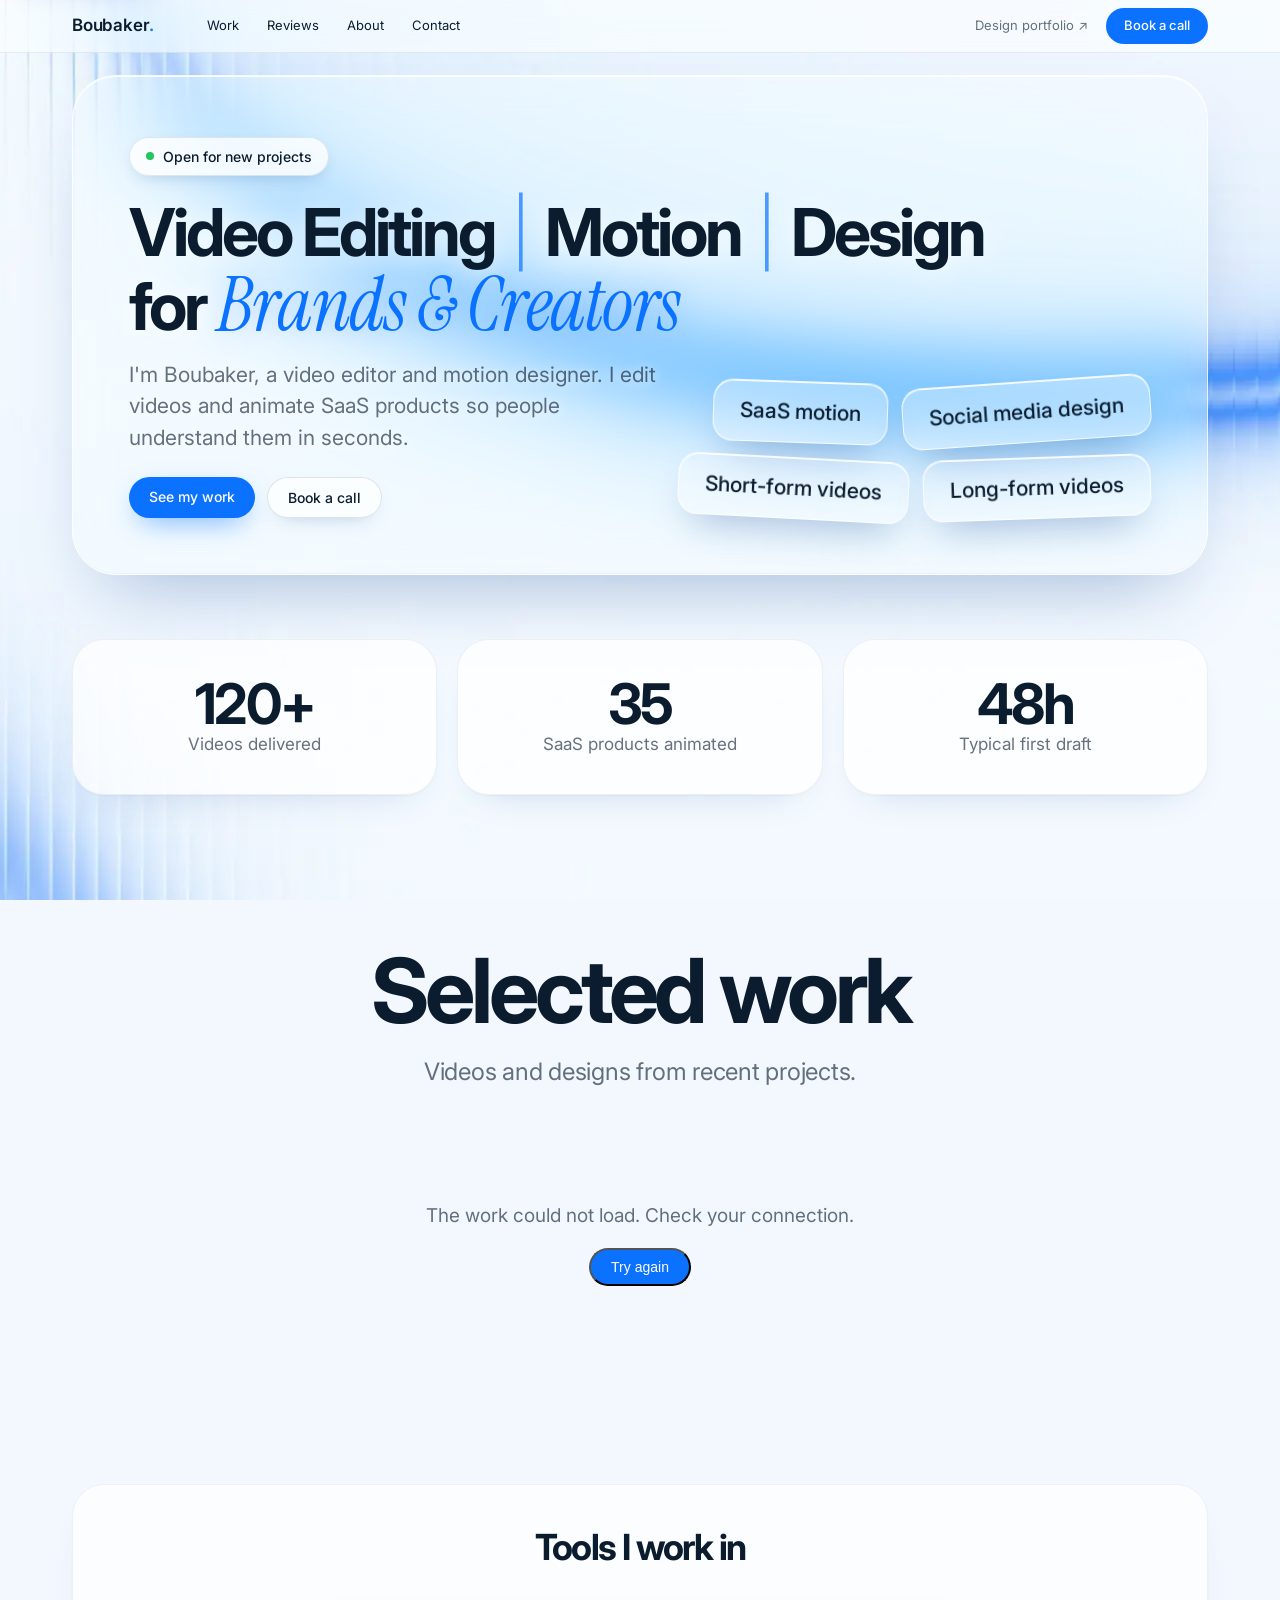
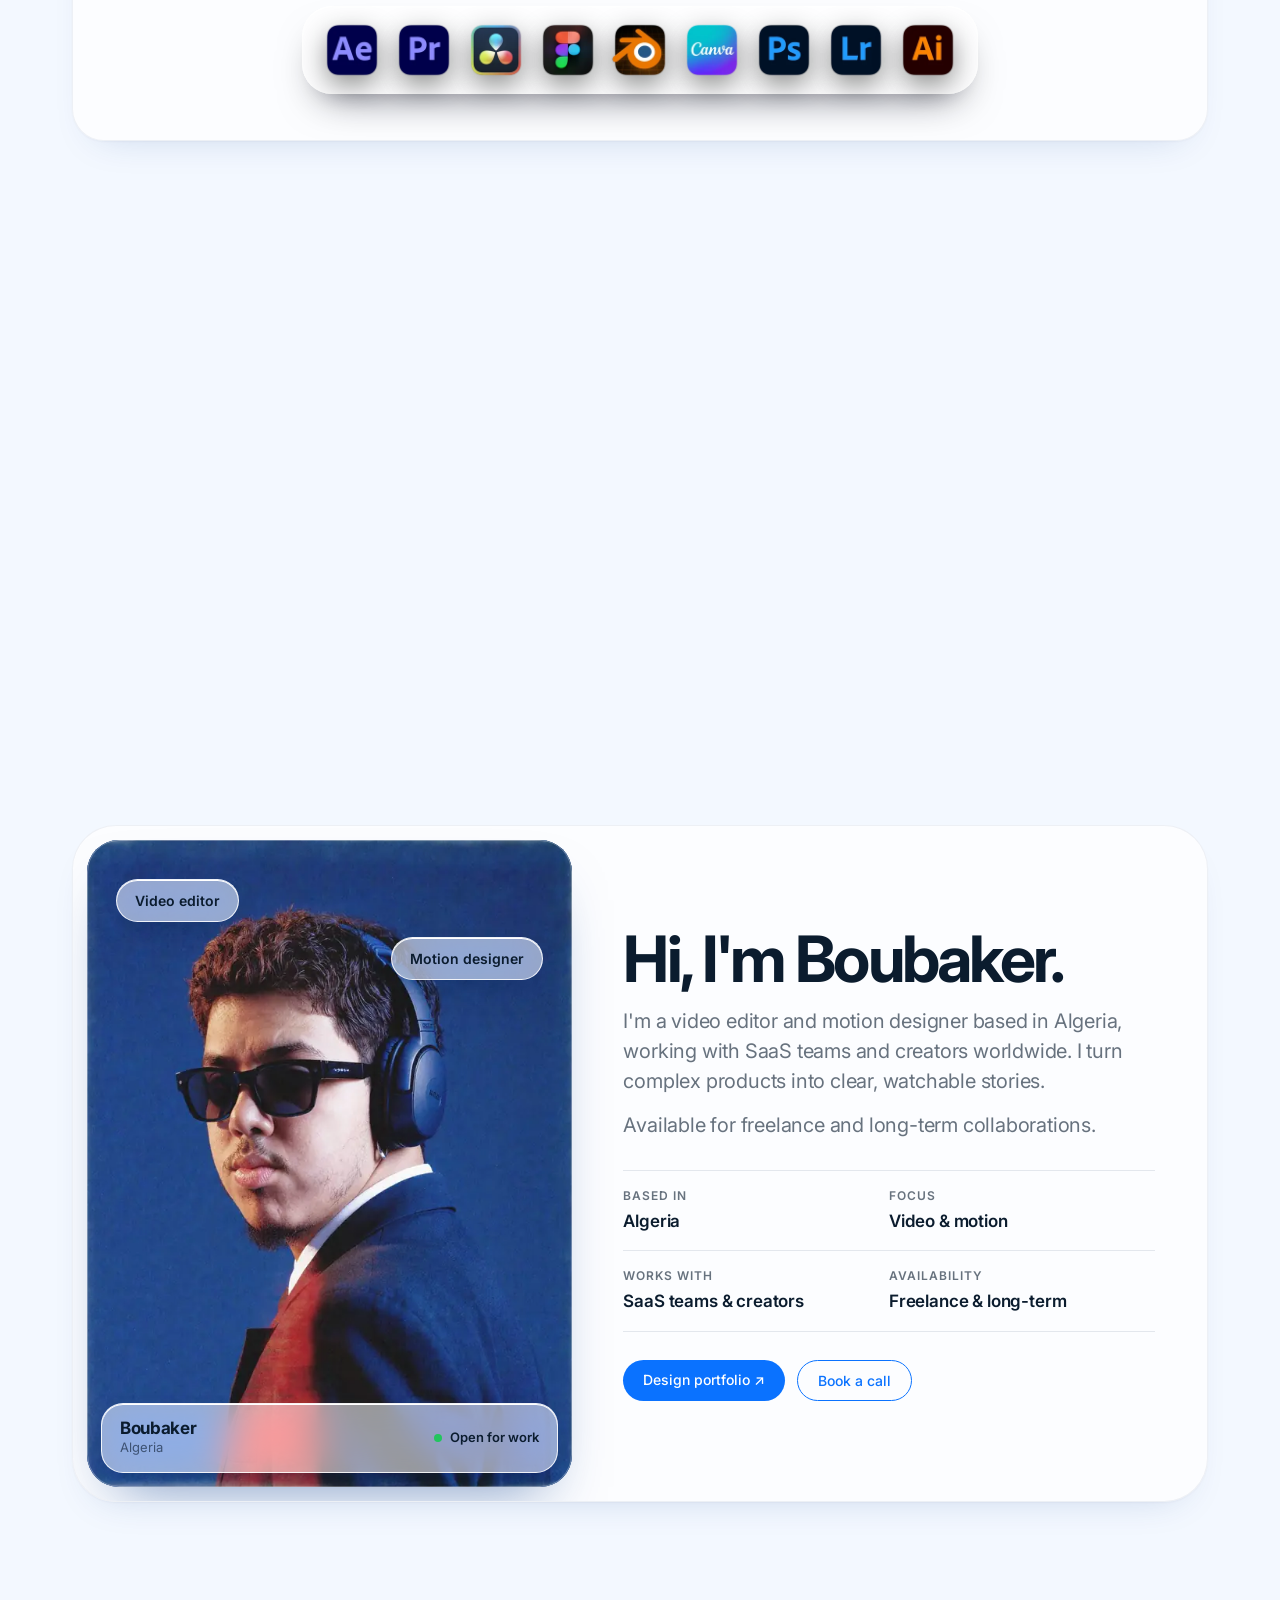
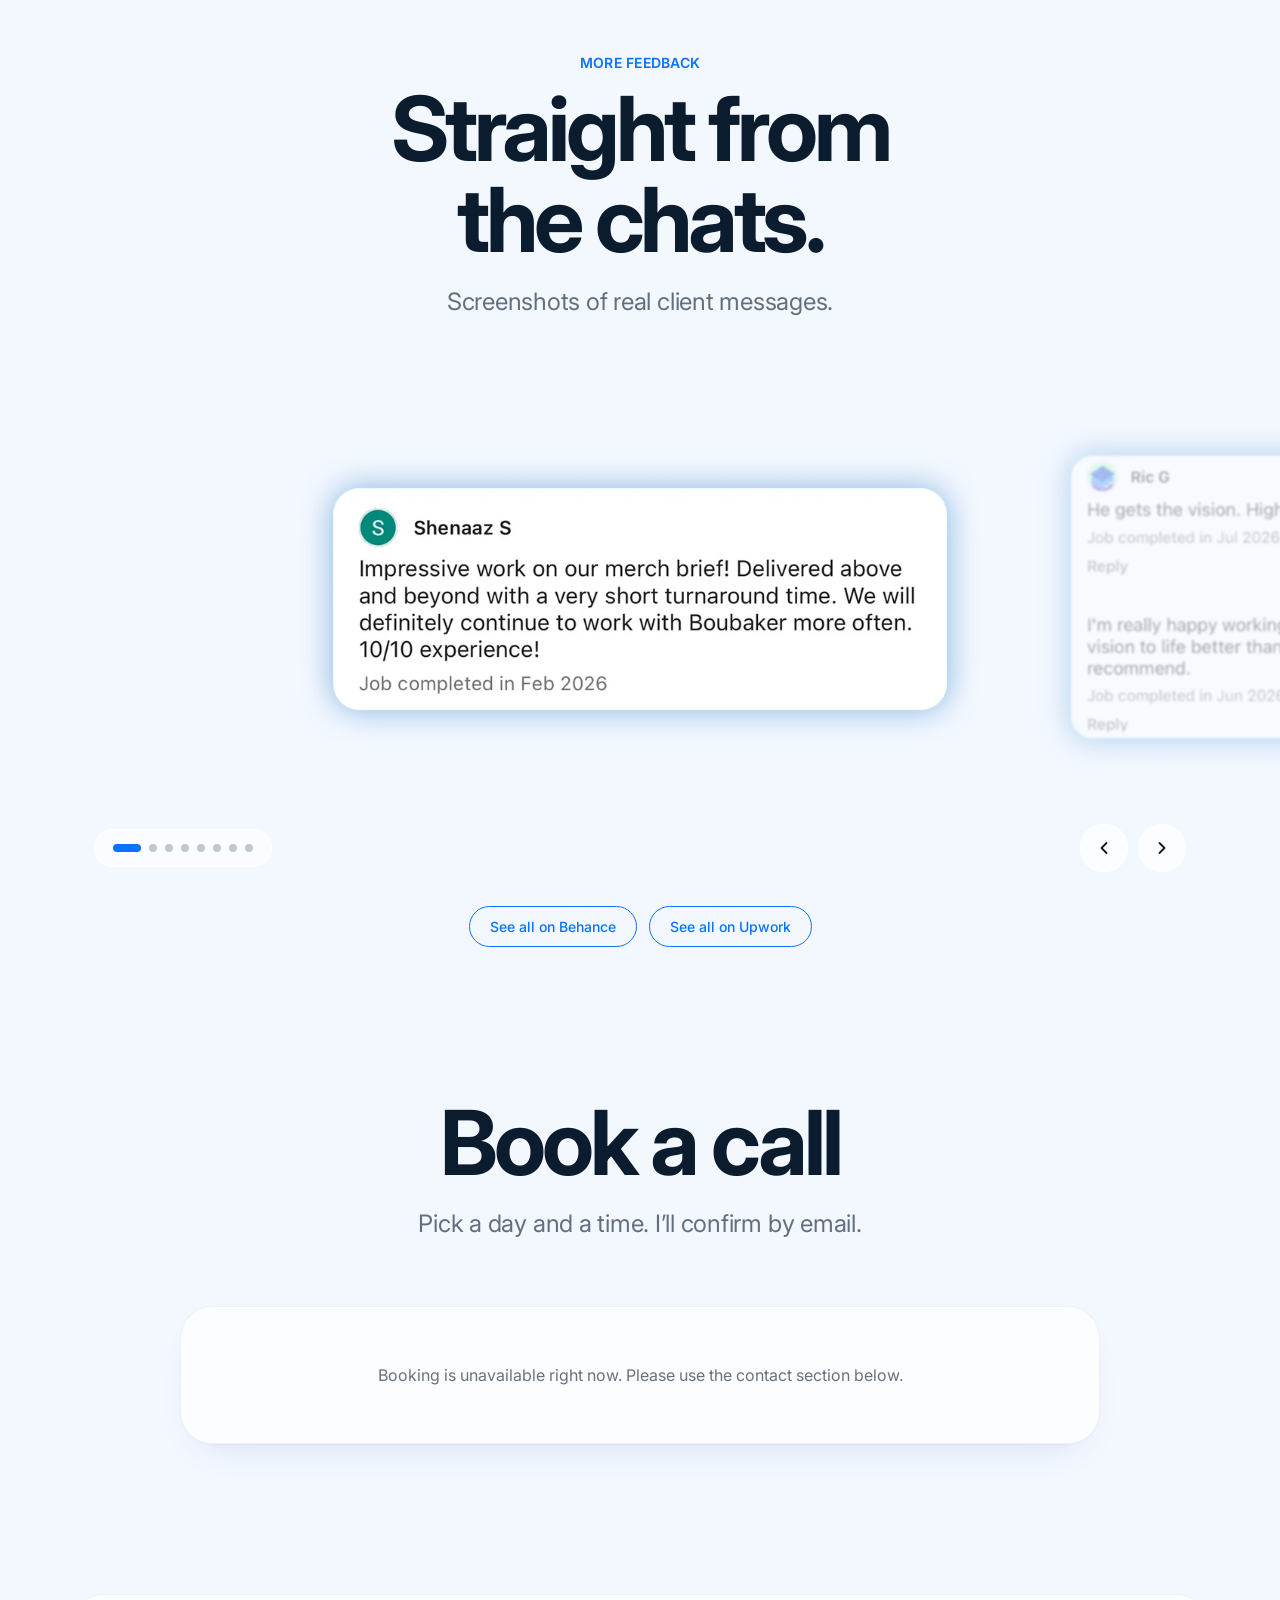
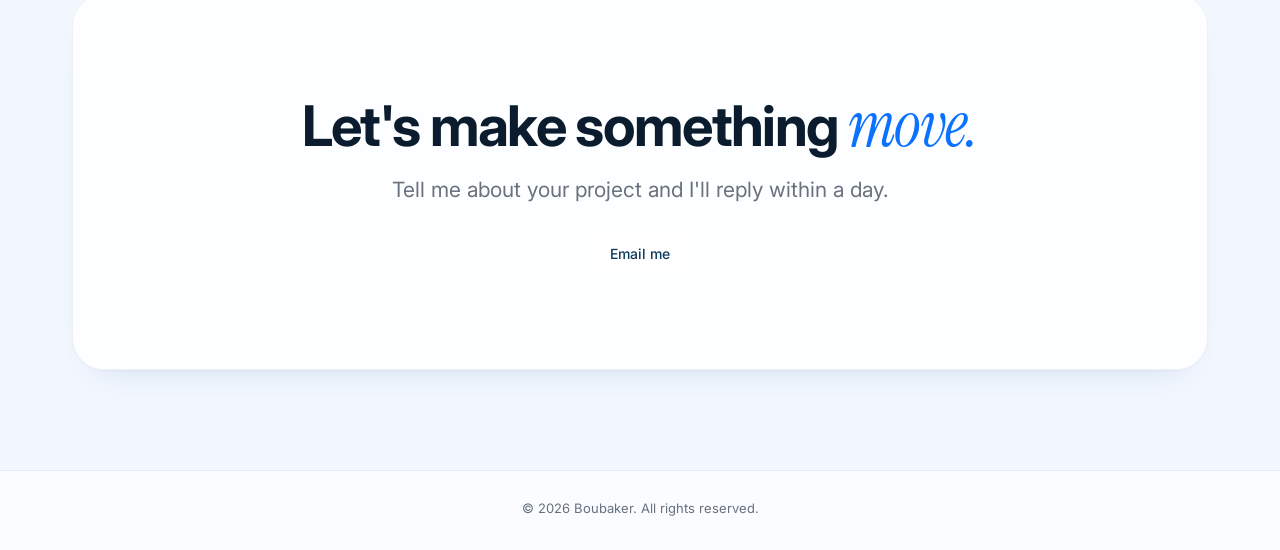
<file: index.html>
<!DOCTYPE html>
<html lang="en">
<head>
<meta charset="utf-8">
<meta name="theme-color" content="#f3f8ff">
<meta name="viewport" content="width=device-width, initial-scale=1">
<title>Boubaker | Video Editor &amp; Motion Designer for SaaS</title>
<meta name="description" content="Video editor and motion designer for SaaS teams and creators. Product launch films, YouTube videos, shorts and reels, first draft in 48 hours. Book a call.">
<meta name="robots" content="index,follow,max-image-preview:large">
<link rel="canonical" href="https://www.boubakerfolio.site/">
<meta property="og:site_name" content="Boubaker">
<meta property="og:locale" content="en_US">
<meta property="og:title" content="Boubaker | Video Editor &amp; Motion Designer for SaaS">
<meta property="og:description" content="Video editor and motion designer for SaaS teams and creators. Product launch films, YouTube videos, shorts and reels, first draft in 48 hours. Book a call.">
<meta property="og:image" content="https://raw.githubusercontent.com/islambbkr213-collab/boubakerxs/main/thumbnail-1600.jpg?v=3">
<meta property="og:image:width" content="1600">
<meta property="og:image:height" content="837">
<meta property="og:image:alt" content="Boubaker: video editing, motion and design for brands and creators">
<meta property="og:url" content="https://www.boubakerfolio.site/">
<meta property="og:type" content="website">
<meta name="twitter:card" content="summary_large_image">
<meta name="twitter:title" content="Boubaker | Video Editor &amp; Motion Designer for SaaS">
<meta name="twitter:description" content="Video editor and motion designer for SaaS teams and creators. Product launch films, YouTube videos, shorts and reels, first draft in 48 hours. Book a call.">
<meta name="twitter:image" content="https://raw.githubusercontent.com/islambbkr213-collab/boubakerxs/main/thumbnail-1600.jpg?v=2">
<script type="application/ld+json">
{"@context":"https://schema.org","@graph":[
{"@type":"WebSite","@id":"https://www.boubakerfolio.site/#website","url":"https://www.boubakerfolio.site/","name":"Boubaker | Video Editor & Motion Designer"},
{"@type":"Person","@id":"https://www.boubakerfolio.site/#person","name":"Boubaker","url":"https://www.boubakerfolio.site/","jobTitle":"Video Editor & Motion Designer","image":"https://raw.githubusercontent.com/islambbkr213-collab/boubakerxs/main/thumbnail-1600.jpg?v=2","description":"Video editor and motion designer for SaaS teams and creators.","knowsAbout":["Video editing","Motion design","SaaS product videos","YouTube videos","Short-form video","After Effects","Premiere Pro"],"address":{"@type":"PostalAddress","addressCountry":"DZ"},"sameAs":["https://www.behance.net/boubakeboubake","https://www.upwork.com/freelancers/~01b1f386e63a808b0c"]}
]}
</script>
<link rel="icon" href="/favicon.ico" sizes="any">
<link rel="icon" type="image/png" sizes="32x32" href="/favicon-32x32.png">
<link rel="icon" type="image/png" sizes="16x16" href="/favicon-16x16.png">
<link rel="apple-touch-icon" sizes="180x180" href="/apple-touch-icon.png">
<link rel="manifest" href="/site.webmanifest">
<link rel="preconnect" href="https://wpvpbfmjuzqsmdowvpct.supabase.co" crossorigin>
<link rel="dns-prefetch" href="https://i.ytimg.com">
<link rel="preconnect" href="https://fonts.googleapis.com"><link rel="preconnect" href="https://fonts.gstatic.com" crossorigin>
<link href="https://fonts.googleapis.com/css2?family=Inter:wght@400;500;600;700&family=Instrument+Serif:ital@1&display=swap" rel="stylesheet">
<script src="config.js"></script>
<script>
/* Data requests start now, before the page finishes parsing. The last good copy is kept on the device,
   so repeat visits paint instantly (even offline) and the fresh copy quietly replaces it. */
(()=>{
  const d=document.documentElement,C=window.SITE_CONFIG||{};
  if(!matchMedia('(prefers-reduced-motion:reduce)').matches){d.classList.add('js');setTimeout(()=>{if(!window.__ok)d.classList.add('reveal-all')},5000)}
  const ls={get(k){try{return JSON.parse(localStorage.getItem(k))}catch(e){return null}},set(k,v){try{localStorage.setItem(k,JSON.stringify(v))}catch(e){}}};
  const api=(path,key,pick)=>fetch(C.SUPABASE_URL+'/rest/v1/'+path,{headers:{apikey:C.SUPABASE_ANON_KEY}}).then(r=>{if(!r.ok)throw r.status;return r.json()}).then(j=>{j=pick?pick(j):j;ls.set(key,j);return j});
  window.__ls=ls;
  window.__data={
    settings:api('site_settings?key=eq.main&select=value','s:v2',j=>(j[0]&&j[0].value)||{}),
    projects:api('projects?select=*&order=sort_order.asc,created_at.desc','p:v2').catch(()=>api('projects?select=*&order=created_at.desc','p:v2'))
  };
  window.__data.settings.catch(()=>{});
})();
</script>
<style>
:root{
  --bg:#f3f8ff; --card:rgba(255,255,255,.58); --soft:rgba(255,255,255,.5); --ink:#0b1c2e; --mute:rgba(11,28,46,.62);
  --line:rgba(255,255,255,.15); --blue:#7cc4f4; --nav:rgba(6,38,60,.55);
  --r-lg:32px; --r-md:24px; --r-sm:14px;
  color-scheme:light;--font:"Inter",-apple-system,BlinkMacSystemFont,"SF Pro Display","Segoe UI",Roboto,Helvetica,Arial,sans-serif;--serif:"Instrument Serif",Georgia,"Times New Roman",serif;--deep:#0a3a5c;
}
*{box-sizing:border-box;margin:0}
html{scroll-behavior:smooth;scroll-padding-top:70px}
@media (prefers-reduced-motion: no-preference){html{scroll-behavior:smooth}}
body{background:var(--bg);color:var(--ink);font-family:var(--font);line-height:1.5;-webkit-font-smoothing:antialiased}
a{color:inherit;text-decoration:none}
body::before{content:"";position:fixed;inset:0;z-index:-2;background:var(--bg) url(assets/bg-blue.webp) center/cover no-repeat}
body::after{content:"";position:fixed;inset:0;z-index:-1;background:rgba(255,255,255,var(--veil,.28))}
:focus-visible{outline:3px solid var(--blue);outline-offset:3px;border-radius:12px}
.wrap{max-width:1180px;margin:0 auto;padding:0 22px}

/* nav */
nav{position:sticky;top:0;z-index:50;background:var(--nav);backdrop-filter:saturate(180%) blur(20px);-webkit-backdrop-filter:saturate(180%) blur(20px);border-bottom:1px solid var(--line)}
nav .wrap{display:flex;align-items:center;justify-content:space-between;height:52px}
nav b{font-weight:600;font-size:17px;letter-spacing:-.01em}
nav ul{display:flex;gap:28px;list-style:none;padding:0;font-size:13px;color:var(--mute)}
nav ul a{transition:color .3s cubic-bezier(.2,.8,.2,1)}
nav ul a:hover{color:var(--ink)}
.pill{display:inline-block;background:var(--blue);color:#fff;padding:9px 20px;border-radius:999px;font-size:14px;font-weight:500;transition:transform .4s cubic-bezier(.2,.8,.2,1),box-shadow .4s cubic-bezier(.2,.8,.2,1),background .3s ease}
.pill:hover{transform:translateY(-2px) scale(1.02);box-shadow:0 12px 32px -10px rgba(124,196,244,.6)}
.pill:active{transform:translateY(0) scale(.98);transition-duration:.15s}
.pill.ghost{background:transparent;color:var(--blue);border:1px solid var(--blue)}

/* hero */
.hero{padding:22px 0 0}
.stage{position:relative;overflow:hidden;border-radius:40px;min-height:clamp(600px,84vh,720px);background:var(--deep) url(assets/bg-blue.webp) center/cover;color:var(--ink);display:flex;flex-direction:column;justify-content:flex-end;padding:clamp(28px,5vw,64px)}
.stage::before{content:"";position:absolute;inset:0;background:rgba(0,24,48,.26)}
.stage>:not(.glass){position:relative}
.status,.glass,.pill.glassbtn{background:rgba(255,255,255,.15);border:1px solid rgba(255,255,255,.32);backdrop-filter:blur(16px);-webkit-backdrop-filter:blur(16px)}
.status{align-self:flex-start;display:inline-flex;align-items:center;gap:9px;padding:8px 16px;border-radius:99px;font-size:14px;font-weight:500;margin-bottom:22px}
.status i{width:8px;height:8px;border-radius:50%;background:#34d399;animation:ping 2s infinite}
@keyframes ping{0%{box-shadow:0 0 0 0 rgba(52,211,153,.7)}70%,100%{box-shadow:0 0 0 9px rgba(52,211,153,0)}}
h1{font-size:clamp(34px,5.6vw,72px);line-height:1.04;letter-spacing:-.045em;font-weight:700}
h1 .sep{font-weight:300;opacity:.55;margin:0 .1em}
h1 em,.contact em{font-family:var(--serif);font-style:italic;font-weight:400;letter-spacing:-.02em;color:#86c9f6;font-size:1.14em}
.hero p{font-size:clamp(17px,2vw,21px);color:var(--mute);max-width:540px;margin:18px 0 28px}
.hero .row{display:flex;gap:12px;flex-wrap:wrap}
.pill.light{background:#fff;color:var(--deep)}
.pill.glassbtn{color:#fff}
.glass{position:absolute;padding:14px 24px;border-radius:20px;font-size:clamp(15px,1.7vw,21px);box-shadow:0 12px 30px rgba(0,30,60,.25),inset 0 1px 0 rgba(255,255,255,.35);transform:rotate(var(--r));animation:bob 6s ease-in-out infinite;transition:transform .5s cubic-bezier(.2,.8,.2,1),box-shadow .5s cubic-bezier(.2,.8,.2,1)}
.glass:hover{box-shadow:0 18px 40px rgba(0,30,60,.35),inset 0 1px 0 rgba(255,255,255,.45);animation-play-state:paused}
@keyframes bob{50%{transform:translateY(-16px) rotate(var(--r))}}
.g1{right:6%;top:12%}.g2{left:7%;top:20%;animation-delay:-2s}.g3{right:22%;top:32%;animation-delay:-4s}.g4{left:38%;top:9%;animation-delay:-1s}
@media(max-width:700px){.stage{border-radius:32px;min-height:640px}.g3,.g4{display:none}.g1{top:8%;right:5%}.g2{top:17%}}
@media(max-width:700px){.stage{border-radius:32px;min-height:640px}.g3,.g4{display:none}.g1{top:8%;right:5%}.g2{top:17%}}

/* sections */
section{padding:110px 0 0}
.head{text-align:center;margin-bottom:48px}
h2{font-size:clamp(34px,5vw,56px);letter-spacing:-.03em;line-height:1.08;font-weight:700}
.head p{color:var(--mute);font-size:21px;margin-top:12px}

.grid{display:grid;grid-template-columns:repeat(12,1fr);gap:20px;align-items:stretch}
.grid>.card{display:flex;flex-direction:column}
.meta{flex:1}
.card{background:var(--card);backdrop-filter:blur(24px) saturate(150%);-webkit-backdrop-filter:blur(24px) saturate(150%);box-shadow:inset 0 1px 0 rgba(255,255,255,.22),0 24px 50px -24px rgba(0,10,25,.55);border-radius:var(--r-lg);overflow:hidden;position:relative;border:1px solid var(--line);transition:transform .5s cubic-bezier(.2,.8,.2,1),box-shadow .5s cubic-bezier(.2,.8,.2,1),scale .35s cubic-bezier(.2,.8,.2,1)}
.card:hover{scale:1.015;box-shadow:inset 0 1px 0 rgba(255,255,255,.28),0 32px 64px -28px rgba(0,10,25,.65);transform:translateY(-4px)}
.s7{grid-column:span 7}.s5{grid-column:span 5}.s4{grid-column:span 4}.s6{grid-column:span 6}.s12{grid-column:span 12}
@media(max-width:1000px){.s4{grid-column:span 6}}
@media(max-width:640px){.s4{grid-column:span 12}}
.stat.s4{grid-column:span 4}
@media(max-width:640px){.stat.s4{grid-column:span 12}}

/* video tile */
.vid{aspect-ratio:16/10;border-radius:0;background:var(--soft);position:relative;display:grid;place-items:center}
.vid video,.vid img{position:absolute;inset:0;width:100%;height:100%;object-fit:cover;object-position:50% 52%}
.vid iframe{position:absolute;inset:0;width:100%;height:100%;border:0}
.play{width:64px;height:64px;border-radius:50%;background:rgba(255,255,255,.28);backdrop-filter:blur(12px);-webkit-backdrop-filter:blur(12px);display:grid;place-items:center;position:relative}
.play::after{content:"";border-left:18px solid #fff;border-top:11px solid transparent;border-bottom:11px solid transparent;margin-left:5px}
.meta{padding:24px 28px 28px}
.meta small{color:var(--mute);font-size:14px}
.meta h3{font-size:24px;letter-spacing:-.02em;margin:4px 0 6px}
.meta p{color:var(--mute);font-size:16px}
.tags{display:flex;flex-wrap:wrap;gap:8px;margin-top:14px}
.tags span{background:var(--soft);padding:5px 12px;border-radius:99px;font-size:13px;color:var(--mute)}

/* stats / tools */
.stat{padding:36px 30px;text-align:center}
.stat b{display:block;font-size:56px;letter-spacing:-.04em;line-height:1}
.stat span{color:var(--mute);font-size:17px}
.tools{display:flex;flex-wrap:wrap;align-items:flex-end;justify-content:center;gap:6px;width:fit-content;max-width:calc(100% - 24px);margin:40px auto 46px;padding:12px 16px 12px;border-radius:30px;background:var(--soft);border:1px solid var(--line);backdrop-filter:blur(18px) saturate(150%);-webkit-backdrop-filter:blur(18px) saturate(150%);box-shadow:inset 0 1px 0 rgba(255,255,255,.2),0 20px 40px -20px rgba(0,10,25,.6)}
.app{display:flex;flex-direction:column;align-items:center;gap:10px;width:96px;color:var(--ink);text-decoration:none}
.tools .app{width:66px;gap:0;position:relative}
.tools .ico{width:62px;height:62px;border-radius:18px;font-size:21px;transform-origin:50% 100%;transition:transform .7s cubic-bezier(.34,1.56,.64,1)}
.tools .app:hover .ico{transform:translateY(-14px) scale(1.15) rotate(-3deg)}
.tools .lbl{position:absolute;left:50%;bottom:calc(100% + 14px);transform:translate(-50%,6px);white-space:nowrap;font-size:12px;color:#fff;padding:6px 11px;border-radius:10px;background:rgba(6,38,60,.85);border:1px solid var(--line);opacity:0;pointer-events:none;transition:opacity .2s ease,transform .35s cubic-bezier(.2,.95,.3,1.2)}
.tools .app:hover .lbl{opacity:1;transform:translate(-50%,0)}
@media(max-width:640px){.tools{gap:2px;padding:10px 8px}.tools .app{width:52px}.tools .ico{width:50px;height:50px;border-radius:15px;font-size:17px}.tools img.ico{width:50px;height:50px}}
.ico{width:76px;height:76px;border-radius:22px;display:grid;place-items:center;color:#fff;font:700 24px/1 var(--font);letter-spacing:-.03em;box-shadow:inset 0 1px 0 rgba(255,255,255,.28),inset 0 -1px 0 rgba(0,0,0,.25),0 14px 28px -12px rgba(0,0,0,.6);transition:transform .6s cubic-bezier(.2,.95,.3,1.25)}
.ico svg{display:block}
.tools img.ico{width:62px;height:62px;border-radius:0;background:none;box-shadow:none;filter:drop-shadow(0 10px 14px rgba(0,0,0,.45));object-fit:contain;transition:all .7s cubic-bezier(.34,1.56,.64,1)}
.app:hover img.ico{filter:drop-shadow(0 18px 28px rgba(0,0,0,.55))}
.app:active .ico{transform:scale(.9);transition-duration:.15s}
.lbl{font-size:13px;color:var(--mute);text-align:center;line-height:1.2}
.js .card.in .app{opacity:1;transform:none;filter:none}

/* about + contact */
.about{display:grid;grid-template-columns:1fr 1.3fr;gap:40px;align-items:center;padding:44px}
.avatar{aspect-ratio:1;border-radius:var(--r-md);background:var(--blue);display:grid;place-items:center;font-size:72px;font-weight:700;color:#05263c;overflow:hidden}
.avatar img{width:100%;height:100%;object-fit:cover}
.about p{font-size:20px;color:var(--mute);margin-top:14px;letter-spacing:-.01em}
@media(max-width:760px){.about{grid-template-columns:1fr;padding:28px}}
.contact{text-align:center;padding:96px 28px;background:var(--deep) url(assets/bg-blue.webp) center/cover;color:var(--ink);border:none}
.contact::before{content:"";position:absolute;inset:0;background:rgba(0,24,48,.28)}
.contact>*{position:relative}
.contact h2{margin-bottom:14px}
.contact p{color:rgba(255,255,255,.85);font-size:21px;margin-bottom:28px}
footer{padding:60px 0 40px;color:var(--mute);font-size:13px;text-align:center}


body{overflow-x:clip}
.lb{position:fixed;inset:0;z-index:100;cursor:zoom-out;overflow:hidden}
.lb-bg{position:absolute;inset:0;background:rgba(2,16,28,.82);backdrop-filter:blur(22px) saturate(160%);-webkit-backdrop-filter:blur(22px) saturate(160%);opacity:0}
.lb img{position:fixed;margin:0;object-fit:cover;box-shadow:0 40px 100px rgba(0,0,0,.55);transform-origin:0 0;will-change:transform,border-radius;-webkit-user-drag:none;touch-action:none}

/* Netflix-style hero: image melts into the page colour, with a soft blur rising from the bottom */
.pj-x{position:fixed;top:max(14px,env(safe-area-inset-top));right:max(14px,env(safe-area-inset-right));z-index:3;width:44px;height:44px;margin:0;padding:0;border-radius:50%;border:1px solid rgba(255,255,255,.32);background:rgba(255,255,255,.18);backdrop-filter:blur(16px);-webkit-backdrop-filter:blur(16px);color:#fff;display:grid;place-items:center;cursor:pointer;transition:transform .25s}
.pj-x:hover{transform:scale(1.1)}

.socials{display:flex;gap:22px;justify-content:center;flex-wrap:wrap;margin-top:22px}
.socials:empty{display:none}
/* press feedback on buttons, iOS style */
.vp{position:fixed;inset:0;z-index:120;cursor:zoom-out;overflow:hidden}
.vp-box iframe{position:absolute;inset:0;width:100%;height:100%;border:0}
.vp .pj-x{z-index:3}

@media(prefers-reduced-motion:reduce){*{animation:none!important;transition:none!important;scroll-behavior:auto}}

/* ===== hero: iOS 27 style liquid glass, blue glow, lens cursor ===== */
.stage{background:rgba(255,255,255,.07)!important;backdrop-filter:blur(30px) saturate(180%);-webkit-backdrop-filter:blur(30px) saturate(180%);border:1px solid rgba(255,255,255,.24)!important;border-radius:44px;box-shadow:inset 0 1px 0 rgba(255,255,255,.42),inset 0 -1px 0 rgba(255,255,255,.07),0 50px 90px -40px rgba(0,30,70,.75)!important}
.stage::before{background:rgba(0,20,44,.10)!important}
.stage::after{content:"";position:absolute;inset:0;pointer-events:none;border-radius:inherit;background:radial-gradient(380px circle at var(--mx,72%) var(--my,22%),rgba(150,215,255,.30),transparent 70%);mix-blend-mode:screen;transition:opacity .6s ease;opacity:var(--spot,0)}
.hero h1{text-shadow:0 0 34px rgba(110,190,255,.55),0 0 2px rgba(190,230,255,.35)}
.hero h1 em{color:#b4e2ff;text-shadow:0 0 22px rgba(110,190,255,.95),0 0 56px rgba(60,160,255,.65)}
.hero h1 .sep{color:#9fd6ff;opacity:.9;text-shadow:0 0 16px rgba(110,190,255,.9)}
.hero p{text-shadow:0 0 16px rgba(110,190,255,.4)}
.status{background:rgba(255,255,255,.14)!important;border:1px solid rgba(255,255,255,.34)!important;backdrop-filter:blur(22px) saturate(180%);-webkit-backdrop-filter:blur(22px) saturate(180%);box-shadow:inset 0 1px 0 rgba(255,255,255,.4),0 0 24px rgba(110,190,255,.4)}
.glass{background:rgba(130,200,250,.16)!important;border:1px solid rgba(255,255,255,.34)!important;backdrop-filter:blur(24px) saturate(190%);-webkit-backdrop-filter:blur(24px) saturate(190%);color:#fff;text-shadow:0 0 14px rgba(150,215,255,.75);box-shadow:inset 0 1px 0 rgba(255,255,255,.5),0 0 30px rgba(110,190,255,.4),0 20px 44px -18px rgba(0,20,50,.65)!important}
.hero .pill.light{background:rgba(255,255,255,.94);color:#06263c;box-shadow:inset 0 1px 0 #fff,0 0 36px rgba(110,190,255,.6)}
.hero .pill.glassbtn{background:rgba(255,255,255,.12);backdrop-filter:blur(22px) saturate(180%);-webkit-backdrop-filter:blur(22px) saturate(180%);border:1px solid rgba(255,255,255,.4);box-shadow:inset 0 1px 0 rgba(255,255,255,.4),0 0 26px rgba(110,190,255,.35)}
/* clean modern cursor */
html,body{cursor:default}
a,button,[role=button],[data-yt],[data-mp4],[data-full],.pill,label,summary{cursor:pointer}
button:disabled{cursor:not-allowed}

/* ===== BRIGHT THEME: light glass, blue accents, the blue wave background ===== */
:root{--blue:#0a72ff;--line:rgba(10,40,80,.12)}
.stage::before{background:rgba(255,255,255,.18)!important}
.stage{background:rgba(255,255,255,.22)!important;color:var(--ink)!important;border:1px solid rgba(255,255,255,.8)!important;box-shadow:inset 0 1px 0 rgba(255,255,255,.95),inset 0 -1px 0 rgba(10,40,80,.04),0 40px 80px -36px rgba(10,60,140,.35)!important}
.stage::after{background:radial-gradient(380px circle at var(--mx,72%) var(--my,22%),rgba(255,255,255,.7),transparent 70%);mix-blend-mode:normal}
.hero h1{color:var(--ink);text-shadow:0 2px 24px rgba(255,255,255,.7)}
.hero h1 em{color:var(--blue);text-shadow:0 0 28px rgba(10,114,255,.25)}
.hero h1 .sep{color:var(--blue);opacity:.7;text-shadow:none}
.hero p{text-shadow:0 1px 12px rgba(255,255,255,.8)}
.status{background:rgba(255,255,255,.75)!important;border:1px solid rgba(10,40,80,.1)!important;color:var(--ink);box-shadow:0 6px 18px -8px rgba(10,60,140,.3)!important}
.status i{background:#22c55e}
.glass{background:rgba(255,255,255,.72)!important;border:1px solid rgba(255,255,255,.9)!important;color:var(--ink);text-shadow:none;box-shadow:inset 0 1px 0 #fff,0 18px 40px -18px rgba(10,60,140,.35)!important}
.hero .pill.light{background:var(--blue);color:#fff;box-shadow:0 10px 30px -10px rgba(10,114,255,.7)}
.hero .pill.glassbtn{background:rgba(255,255,255,.7);color:var(--ink);border:1px solid rgba(10,40,80,.12);box-shadow:0 8px 22px -12px rgba(10,60,140,.35)}
.contact::before{background:rgba(255,255,255,.35)!important}
.contact p{color:var(--mute)!important}
.contact h2 em{color:var(--blue)}
.card{background:rgba(255,255,255,.6);border:1px solid rgba(255,255,255,.85);box-shadow:inset 0 1px 0 #fff,0 24px 50px -28px rgba(10,60,140,.3)}
.tools{background:rgba(255,255,255,.6)!important;border:1px solid rgba(255,255,255,.9)!important}
.lbl{color:var(--mute)}
nav{background:rgba(255,255,255,.6)!important;border-bottom:1px solid rgba(10,40,80,.08)}
nav b,nav ul a{color:var(--ink)}
.socials .app .lbl{color:var(--mute)}
.head p,.about p{color:var(--mute)}
.pill.ghost{color:var(--blue);border-color:var(--blue)}

/* ===== hero glass chips: frosted blur, scattered around the headline like the reference ===== */
.glass{z-index:3;background:rgba(255,255,255,.3)!important;backdrop-filter:blur(20px) saturate(180%)!important;-webkit-backdrop-filter:blur(20px) saturate(180%)!important;border:1px solid rgba(255,255,255,.8)!important;box-shadow:inset 0 1px 0 rgba(255,255,255,.9),0 18px 40px -16px rgba(10,60,140,.4)!important;color:var(--ink);font-weight:500;padding:14px 26px}
.g4{left:40%;top:12%}
.g1{right:5%;top:20%}
.g2{left:6%;top:47%}
.g3{right:9%;top:58%}
@media(max-width:700px){.g1{top:13%;right:4%}.g2{top:42%;left:4%}.g4{top:8%;left:34%}.g3{display:none}}

/* ===== hero chips: drop into the empty space at the top, then drift gently downward ===== */
.glass{animation:drop 1.1s cubic-bezier(.2,.95,.3,1.1) both,drift 7s ease-in-out 1.1s infinite!important}
@keyframes drop{from{opacity:0;transform:translateY(-70px) rotate(var(--r))}to{opacity:1;transform:translateY(0) rotate(var(--r))}}
@keyframes drift{0%,100%{transform:translateY(0) rotate(var(--r))}50%{transform:translateY(16px) rotate(var(--r))}}
.g4{left:40%;top:9%}
.g1{right:6%;top:15%}
.g2{left:7%;top:25%}
.g3{right:14%;top:33%}
@media(max-width:700px){.g1{top:12%;right:4%}.g2{top:24%;left:4%}.g4{top:7%;left:34%}}

/* ===== hero chips: moved down to the lower right, top-left left empty ===== */
.glass{animation:fadein .9s ease-out both,drift 7s ease-in-out 1s infinite!important}
@keyframes fadein{from{opacity:0;transform:scale(.94) rotate(var(--r))}to{opacity:1;transform:scale(1) rotate(var(--r))}}
@keyframes drift{0%,100%{transform:translateY(0) rotate(var(--r))}50%{transform:translateY(10px) rotate(var(--r))}}
.g1{right:4%;top:56%;left:auto}
.g4{right:26%;top:72%;left:auto}
.g2{right:34%;top:52%;left:auto}
.g3{right:4%;top:78%;left:auto}
@media(max-width:700px){.g1{top:52%;right:4%}.g2{top:66%;right:4%;left:auto}.g4,.g3{display:none}}

/* ===== layout additions: projects categories and book-a-call ===== */


/* ===== booking calendar ===== */
.cal{width:100%;max-width:700px;margin-top:18px;display:grid;gap:14px;text-align:left}
.cal .mh{display:flex;justify-content:space-between;align-items:center;font-weight:600;color:var(--ink)}
.cal .mh button,.cal .go{border:0;border-radius:99px;font:inherit;cursor:pointer}
.cal .mh button{width:38px;height:38px;background:rgba(255,255,255,.7);color:var(--ink);border:1px solid rgba(255,255,255,.95);font-size:18px}
.cal .mh button:disabled{opacity:.3;cursor:default}
.cal .wd,.cal .days{display:grid;grid-template-columns:repeat(7,1fr);gap:6px;text-align:center}
.cal .wd{font-size:12px;color:var(--mute)}
.cal .days button{aspect-ratio:1;border-radius:14px;border:1px solid rgba(255,255,255,.85);background:rgba(255,255,255,.55);color:var(--ink);font:inherit;cursor:pointer;transition:transform .25s cubic-bezier(.2,.95,.3,1.2)}
.cal .days button:not(:disabled):hover{transform:scale(1.06)}
.cal .days button:disabled{opacity:.3;cursor:default}
.cal .days button.sel{background:var(--blue);color:#fff;border-color:transparent}
.cal .days button.blank{visibility:hidden}
.cal .lbl2{font-size:14px;color:var(--mute)}
.cal .slots{display:flex;flex-wrap:wrap;gap:8px}
.cal .slots button{padding:10px 16px;border-radius:99px;border:1px solid rgba(255,255,255,.95);background:rgba(255,255,255,.65);color:var(--ink);font:inherit;cursor:pointer}
.cal .slots button.sel{background:var(--blue);color:#fff}
.cal .slots button:disabled{text-decoration:line-through;opacity:.4;cursor:default}
.cal input,.cal textarea{width:100%;padding:12px 14px;border-radius:14px;border:1px solid rgba(10,40,80,.15);background:rgba(255,255,255,.8);color:var(--ink);font:inherit}
.cal .go{justify-self:start;padding:12px 26px;background:var(--blue);color:#fff;font-weight:600;box-shadow:0 10px 26px -10px var(--blue)}
.cal .go:disabled{opacity:.5}
.cal .msg{font-size:15px;color:var(--mute)}

/* ===== clean pass: lighter cards, eyebrow labels, organised footer ===== */
.eyebrow{display:block;color:var(--blue);font-size:13px;font-weight:600;letter-spacing:.08em;text-transform:uppercase;margin-bottom:10px}
.card{background:rgba(255,255,255,.72)!important;border:1px solid rgba(10,40,80,.06)!important;box-shadow:0 1px 2px rgba(10,40,80,.04),0 18px 40px -26px rgba(10,60,140,.22)!important}
.head{margin-bottom:40px}
section{padding:104px 0 0}
.foot{margin-top:120px;border-top:1px solid rgba(10,40,80,.08);padding:56px 0 28px;background:rgba(255,255,255,.55);backdrop-filter:blur(20px);-webkit-backdrop-filter:blur(20px)}
.foot-grid{display:grid;grid-template-columns:2fr 1fr 1fr;gap:40px}
.foot-grid b{font-size:20px;letter-spacing:-.02em}
.foot-grid small{display:block;color:var(--mute);font-size:13px;font-weight:600;letter-spacing:.06em;text-transform:uppercase;margin-bottom:12px}
.foot-grid a{display:block;color:var(--ink);font-size:15px;margin-bottom:10px;opacity:.85}
.foot-grid a:hover{opacity:1;color:var(--blue)}
.foot-mute{color:var(--mute);font-size:15px;margin-top:10px;max-width:320px}
.foot-bottom{margin-top:44px;padding-top:20px;border-top:1px solid rgba(10,40,80,.08);color:var(--mute);font-size:13px}
@media(max-width:700px){.foot-grid{grid-template-columns:1fr 1fr}.foot-grid>div:first-child{grid-column:1/-1}}

/* ===== Apple Vision Pro style layout: big statement headings, list-style services, generous space ===== */
section{padding:150px 0 0}
.head{text-align:center;margin-bottom:64px;max-width:860px;margin-left:auto;margin-right:auto}
.head h2{font-size:clamp(44px,7vw,92px);line-height:1.02;letter-spacing:-.045em;font-weight:700}
.head p{font-size:clamp(19px,2.2vw,24px);color:var(--mute);margin-top:18px;letter-spacing:-.01em}
.eyebrow{font-size:14px;letter-spacing:.02em;text-transform:uppercase}



/* ===== client reviews ===== */
.rv-grid{gap:20px}
.rv-grid .rv-card{grid-column:span 4;padding:30px;display:flex;flex-direction:column;gap:14px}
.rv-stars{color:#f5b400;letter-spacing:3px;font-size:16px}
.rv-q{font-size:18px;line-height:1.5;letter-spacing:-.01em;color:var(--ink)}
.rv-by{color:var(--mute);font-size:14px;margin-top:auto}
.rv-by b{color:var(--ink)}
.rv-src{color:var(--blue);font-size:14px;font-weight:500}
.rv-links{display:flex;gap:12px;justify-content:center;flex-wrap:wrap;margin-top:34px}
@media(max-width:1000px){.rv-grid .rv-card{grid-column:span 6}}
@media(max-width:640px){.rv-grid .rv-card{grid-column:span 12}}

/* ===== review carousel (Apple-style, centered slide, neighbours faded) ===== */
.pc{--sw:min(86vw,680px);width:100vw;margin-left:calc(50% - 50vw)}
.pc-track{display:flex;align-items:center;gap:0;overflow-x:auto;scroll-snap-type:x mandatory;scrollbar-width:none;-webkit-overflow-scrolling:touch;padding:8px calc(50% - var(--sw)/2) 18px;scroll-padding-inline:calc(50% - var(--sw)/2)}
.pc-track::-webkit-scrollbar{display:none}
.pc-track.drag{scroll-snap-type:none;cursor:grabbing;user-select:none}
.pc-track:focus-visible{outline:3px solid var(--blue);outline-offset:-3px;border-radius:24px}
.pc-slide{flex:0 0 var(--sw);margin:0;scroll-snap-align:center;opacity:.35;transform:scale(.86);filter:blur(1.5px);transition:transform .7s cubic-bezier(.2,.8,.2,1),opacity .7s,filter .7s}
.pc-slide.on{opacity:1;transform:none;filter:none}
.pc-slide img{display:block;width:100%;height:auto;pointer-events:none;-webkit-user-drag:none;user-select:none}
.pc-ui{max-width:1180px;margin:0 auto;padding:0 22px;display:flex;align-items:center;justify-content:space-between}
.pc-dots{display:flex;gap:8px;padding:14px 18px;border-radius:99px;background:rgba(255,255,255,.6);border:1px solid rgba(255,255,255,.9);backdrop-filter:blur(16px);-webkit-backdrop-filter:blur(16px)}
.pc-dots button{width:8px;height:8px;border-radius:99px;border:0;padding:0;background:rgba(10,40,80,.25);cursor:pointer;transition:width .4s cubic-bezier(.2,.8,.2,1),background .3s}
.pc-dots button.on{width:28px;background:var(--blue)}
.pc-arrows{display:flex;gap:10px}
.pc-arrows button{width:48px;height:48px;border-radius:50%;border:1px solid rgba(255,255,255,.9);background:rgba(255,255,255,.7);color:var(--ink);display:grid;place-items:center;cursor:pointer;backdrop-filter:blur(16px);-webkit-backdrop-filter:blur(16px);transition:transform .25s}
.pc-arrows button:hover{transform:scale(1.1)}
.pc-arrows button:active{transform:scale(.95)}

/* ===== About: Apple-style portrait layout ===== */
.card.about.ab{display:grid;grid-template-columns:minmax(0,.92fr) minmax(0,1.08fr);gap:clamp(28px,4vw,64px);align-items:center;padding:14px;border-radius:44px}
.ab-photo{position:relative;aspect-ratio:3/4;border-radius:32px;overflow:hidden;background:#0d3a8a;box-shadow:0 30px 60px -30px rgba(10,60,140,.55);transition:transform .5s cubic-bezier(.2,.8,.2,1);will-change:transform}
.ab-photo img{position:absolute;inset:0;width:100%;height:100%;object-fit:cover;object-position:50% 30%;transform:scale(1.03);transition:transform 1.4s cubic-bezier(.2,.8,.2,1)}
.ab-photo:hover img{transform:scale(1.08)}
.ab-photo::after{content:"";position:absolute;inset:0;border-radius:inherit;box-shadow:inset 0 0 0 1px rgba(255,255,255,.3);pointer-events:none}
.ab-chip,.ab-bar{background:rgba(255,255,255,.55);border:1px solid rgba(255,255,255,.85);backdrop-filter:blur(18px) saturate(180%);-webkit-backdrop-filter:blur(18px) saturate(180%);box-shadow:inset 0 1px 0 #fff,0 14px 30px -14px rgba(0,30,80,.55);color:var(--ink)}
.ab-chip{position:absolute;z-index:2;padding:10px 18px;border-radius:99px;font-size:14px;font-weight:600;animation:abfloat 6s ease-in-out infinite}
.ab-c1{top:6%;left:6%}.ab-c2{top:15%;right:6%;animation-delay:-2.5s}
@keyframes abfloat{50%{transform:translateY(-8px)}}
.ab-bar{position:absolute;z-index:2;left:14px;right:14px;bottom:14px;display:flex;align-items:center;justify-content:space-between;gap:12px;padding:14px 18px;border-radius:22px}
.ab-bar b{display:block;font-size:17px;letter-spacing:-.02em;line-height:1.2}
.ab-bar small{display:block;font-size:13px;color:var(--mute)}
.ab-live{display:inline-flex;align-items:center;gap:8px;font-size:13px;font-weight:600;white-space:nowrap}
.ab-live i{width:8px;height:8px;border-radius:50%;background:#22c55e;animation:ping 2s infinite}
.ab-text{padding:clamp(6px,2vw,28px) clamp(6px,3vw,40px) clamp(6px,2vw,28px) 0}
.ab-text h2{font-size:clamp(38px,5vw,68px);line-height:1.02;letter-spacing:-.045em;font-weight:700;margin-bottom:6px}
.ab-text p{font-size:clamp(17px,1.7vw,20px);line-height:1.5}
.ab-facts{display:grid;grid-template-columns:1fr 1fr;margin:30px 0 0;border-top:1px solid rgba(10,40,80,.1)}
.ab-facts div{padding:16px 0;border-bottom:1px solid rgba(10,40,80,.1)}
.ab-facts div:nth-child(odd){padding-right:16px}
.ab-facts dt{font-size:12px;letter-spacing:.08em;text-transform:uppercase;color:var(--mute);font-weight:600}
.ab-facts dd{margin:4px 0 0;font-size:17px;font-weight:600;letter-spacing:-.01em}
.ab-cta{display:flex;gap:12px;flex-wrap:wrap;margin-top:28px}
@media(max-width:860px){.card.about.ab{grid-template-columns:1fr;padding:12px;border-radius:36px}.ab-photo{aspect-ratio:4/5;border-radius:26px}.ab-text{padding:10px 12px 20px}}

/* ===== minimal footer ===== */
.foot.foot-min{margin-top:100px;padding:28px 0 32px}
.foot-min .foot-bottom{margin:0 auto;padding:0 22px;border:0;text-align:center}

/* ===== hero: tighter, chips tucked into the bottom-right instead of floating in empty space ===== */
.stage{min-height:clamp(440px,56vh,500px)!important;padding:clamp(28px,4.5vw,56px)!important}
.stage>.chips{position:absolute;z-index:3;right:clamp(28px,4.5vw,56px);bottom:clamp(28px,4.5vw,56px);display:flex;flex-wrap:wrap;justify-content:flex-end;gap:14px;max-width:min(520px,44%)}
.chips .glass{position:relative;inset:auto;left:auto;right:auto;top:auto;bottom:auto;display:inline-block}
.hero h1{font-size:clamp(34px,5.2vw,66px)}
.hero p{margin:14px 0 24px}
main>section:first-child{padding-top:64px}
@media(max-width:1100px){
.stage{min-height:0!important}
.stage>.chips{position:relative;right:auto;bottom:auto;max-width:none;justify-content:flex-start;gap:10px;margin:0 0 20px}
.chips .glass{padding:9px 16px;font-size:14px}
.chips .g3,.chips .g4{display:inline-block}
.stage .row{margin-bottom:4px}
}

/* ===== premium pass: one calm system on top of the glass look ===== */
:root{--e:cubic-bezier(.2,.8,.2,1)}
[hidden]{display:none!important}
.skip{position:absolute;left:12px;top:-64px;z-index:200;background:#fff;color:var(--ink);padding:10px 16px;border-radius:12px;font-weight:600;box-shadow:0 10px 30px -10px rgba(10,60,140,.4);transition:top .2s}
.skip:focus{top:10px}
.pill{white-space:nowrap}
.pill:active,.pj-x:active{transform:scale(.96)!important;transition-duration:.12s!important}
.head h2,.head p{text-wrap:balance}
@media(max-width:700px){section{padding:96px 0 0}}

/* cards: no blur layer (costly on phones) and no jumpy hover; interaction lives inside the content */
.card{-webkit-backdrop-filter:none;backdrop-filter:none}
.card:hover{scale:1;transform:none}

/* hero: one orchestrated entrance, nothing else moves on its own */
@keyframes rise{from{opacity:0;translate:0 22px}to{opacity:1;translate:0 0}}
.stage>.status,.stage>h1,.stage>p,.stage>.row,.stage>.chips{animation:rise .9s var(--e) both}
.stage>h1{animation-delay:.08s}.stage>p{animation-delay:.18s}.stage>.row{animation-delay:.28s}.stage>.chips{animation-delay:.42s}

/* scroll reveal: opacity + a short rise, plays once */
.js .reveal{opacity:0;translate:0 26px;transition:opacity .8s var(--e) var(--d,0ms),translate .8s var(--e) var(--d,0ms),transform .4s var(--e),scale .35s var(--e),box-shadow .4s var(--e)}
.js .reveal.in{opacity:1;translate:0 0}
.reveal-all .reveal{opacity:1!important;translate:0 0!important}

/* navigation */
nav .wrap{gap:14px}
nav .logo{display:inline-flex;align-items:center}
nav ul{margin:0 auto 0 28px;gap:4px}
nav ul a{display:block;padding:8px 12px;border-radius:99px;transition:color .25s,background .25s}
nav ul a:hover{background:rgba(10,40,80,.06)}
nav.stuck{box-shadow:0 8px 30px -18px rgba(10,60,140,.35)}
.nav-cta{display:flex;align-items:center;gap:6px}
.nav-link{font-size:13px;color:var(--mute);padding:8px 12px;border-radius:99px;transition:color .25s,background .25s}
.nav-link:hover{color:var(--ink);background:rgba(10,40,80,.06)}
nav .pill{padding:8px 18px;font-size:13px}
.burger{display:none;place-items:center;width:40px;height:40px;border:0;border-radius:12px;background:rgba(10,40,80,.06);color:var(--ink);cursor:pointer}
.burger .x{display:none}nav.open .burger .x{display:block}nav.open .burger .m{display:none}
.only-m{display:none}
@media(max-width:820px){
  .nav-link{display:none}.burger{display:grid}.only-m{display:block}
  nav ul{display:none;position:absolute;top:calc(100% + 8px);left:12px;right:12px;margin:0;flex-direction:column;gap:2px;padding:10px;border-radius:20px;background:rgba(255,255,255,.97);border:1px solid rgba(10,40,80,.08);box-shadow:0 30px 60px -24px rgba(10,60,140,.4);font-size:16px}
  nav.open ul{display:flex}
  nav ul a{padding:13px 14px;color:var(--ink)}
}

/* work: filter tabs + cards */
.ftabs{display:flex;gap:8px;justify-content:center;flex-wrap:wrap;margin:-12px 0 40px}
.ftabs button{font:inherit;font-size:14px;font-weight:500;padding:9px 18px;border-radius:99px;border:1px solid rgba(10,40,80,.12);background:rgba(255,255,255,.7);color:var(--mute);cursor:pointer;transition:background .25s var(--e),color .25s var(--e),border-color .25s}
.ftabs button:hover{color:var(--ink);border-color:rgba(10,40,80,.3)}
.ftabs button[aria-pressed=true]{background:var(--ink);color:#fff;border-color:var(--ink)}
.wk{border-radius:26px}
.wk .vid{aspect-ratio:16/10;overflow:hidden;background:#dbe7f7}
.wk .vid::before{content:"";position:absolute;inset:-8%;background:var(--lq,none) center/cover;filter:blur(14px)}
.wk .vid[role=button]{cursor:pointer}
.wk .vid img{opacity:0;transition:opacity .5s ease,transform .9s var(--e)}
.wk .vid img.ok{opacity:1}
.wk:hover .vid img.ok{transform:scale(1.04)}
.wk .play{z-index:1;width:60px;height:60px;background:rgba(255,255,255,.94);box-shadow:0 14px 34px -10px rgba(0,20,60,.55);transition:transform .4s var(--e)}
.wk .play::after{border-left-color:var(--blue)}
.wk:hover .play{transform:scale(1.12)}
.wk .meta{padding:20px 24px 24px}
.wk .meta h3{font-size:22px}
.wk .meta p{font-size:15px}
.wk-link{display:inline-block;margin-top:12px;font-size:14px;font-weight:600;color:var(--blue)}
.wk-link:hover{text-decoration:underline}
.vid:focus-visible{outline-offset:-4px}
.vid.hide{visibility:hidden}
.pop{animation:rise .5s var(--e) both}
.empty-work{grid-column:1/-1;text-align:center;padding:48px 0;color:var(--mute)}
.empty-work p{font-size:19px;margin-bottom:18px}
.sk .vid,.sk i{background:linear-gradient(100deg,#e3ecf8 30%,#f4f8ff 50%,#e3ecf8 70%);background-size:200% 100%;animation:shimmer 1.3s linear infinite}
.sk .meta{display:grid;gap:10px}
.sk i{display:block;height:14px;border-radius:7px}.sk i:first-child{width:60%;height:20px}
@keyframes shimmer{to{background-position:-200% 0}}

/* design portfolio: one bold block that leads to Behance */
.bh-band{display:grid;grid-template-columns:1.2fr .8fr;align-items:center;gap:30px;padding:clamp(32px,5vw,64px);border-radius:44px;color:#0b1f4d;position:relative;overflow:hidden;isolation:isolate;min-height:clamp(300px,30vw,400px);
  background:#eef5ff url(assets/design-portfolio.jpg) center right/cover no-repeat;box-shadow:0 40px 80px -40px rgba(23,105,255,.45);transition:transform .5s var(--e),box-shadow .5s var(--e)}
.bh-band:hover{transform:translateY(-4px);box-shadow:0 50px 90px -40px rgba(23,105,255,.85)}
.bh-band h2{font-size:clamp(38px,5.6vw,72px);letter-spacing:-.045em;line-height:1;color:#0b1f4d}
.bh-band p{font-size:clamp(17px,1.8vw,21px);color:#3b4a6b;margin:16px 0 28px;max-width:460px}
.bh-band .pill{background:#0b1f4d;color:#fff}
.bh-mark{display:none;font:800 clamp(120px,19vw,250px)/.8 var(--font);letter-spacing:-.08em;text-align:right;color:rgba(255,255,255,.16);user-select:none}
@media(max-width:760px){.bh-band{grid-template-columns:1fr;border-radius:32px;padding-bottom:190px;background-size:auto 62%;background-position:right bottom}.bh-mark{display:none}}

/* booking scheduler */
.sched{max-width:920px;margin:0 auto;padding:0}
.sc-load{padding:56px 24px;text-align:center;color:var(--mute)}
.sc{display:grid;grid-template-columns:1.1fr .9fr}
.sc-cal{padding:clamp(20px,3vw,36px)}
.sc-side{scroll-margin-top:72px;padding:clamp(20px,3vw,36px);border-left:1px solid rgba(10,40,80,.08);background:rgba(243,248,255,.6);min-height:380px;display:flex;flex-direction:column}
.sc h3{font-size:20px;letter-spacing:-.02em}
.sc .sub{color:var(--mute);margin-top:6px}
.sc .mh{display:flex;align-items:center;justify-content:space-between;margin-bottom:18px}
.sc .mh b{font-size:18px;letter-spacing:-.02em}
.sc .mh button{width:38px;height:38px;border-radius:50%;border:1px solid rgba(10,40,80,.12);background:#fff;color:var(--ink);font-size:18px;cursor:pointer;transition:background .2s}
.sc .mh button:hover:not(:disabled){background:#eef4fc}
.sc .mh button:disabled{opacity:.3;cursor:not-allowed}
.sc .wd,.sc .days{display:grid;grid-template-columns:repeat(7,1fr);gap:6px;text-align:center}
.sc .wd{font-size:12px;font-weight:500;color:var(--mute);margin-bottom:6px}
.sc .days button{aspect-ratio:1;border-radius:12px;border:0;background:transparent;font:inherit;font-weight:400;color:rgba(11,28,46,.3);cursor:default;transition:background .2s,color .2s}
.sc .days button:not(:disabled){background:rgba(10,114,255,.09);color:var(--blue);font-weight:600;cursor:pointer}
.sc .days button:not(:disabled):hover{background:rgba(10,114,255,.2)}
.sc .days button.sel,.sc .days button.sel:not(:disabled):hover{background:var(--blue);color:#fff}
.sc .days button.today:disabled{box-shadow:inset 0 0 0 1.5px rgba(10,40,80,.2)}
.sc .blank{visibility:hidden}
.slots{display:grid;gap:8px;margin-top:16px;max-height:340px;overflow:auto}
.slots button{padding:13px 16px;border-radius:12px;border:1px solid rgba(10,114,255,.35);background:#fff;color:var(--blue);font:inherit;font-weight:600;cursor:pointer;transition:background .2s,color .2s}
.slots button:hover:not(:disabled){background:var(--blue);color:#fff}
.slots button small{display:block;font-weight:400;font-size:12px;opacity:.75}
.slots button:disabled{border-color:transparent;background:rgba(10,40,80,.05);color:rgba(11,28,46,.35);text-decoration:line-through;cursor:not-allowed}
.sc form{display:grid;gap:10px;margin-top:14px}
.sc input,.sc textarea{width:100%;padding:13px 14px;border-radius:12px;border:1px solid rgba(10,40,80,.15);background:#fff;font:inherit;color:var(--ink)}
.sc input:focus,.sc textarea:focus{outline:0;border-color:var(--blue);box-shadow:0 0 0 3px rgba(10,114,255,.15)}
.sc .hp{position:absolute;left:-9999px;width:1px;height:1px;opacity:0}
.sc .go{padding:13px 22px;border:0;border-radius:12px;background:var(--blue);color:#fff;font:inherit;font-weight:600;cursor:pointer;transition:transform .2s var(--e)}
.sc .go:hover:not(:disabled){transform:translateY(-1px)}.sc .go:disabled{opacity:.55;cursor:wait}
.sc .chip{display:flex;flex-direction:column;gap:2px;padding:12px 14px;border-radius:12px;background:#fff;border:1px solid rgba(10,40,80,.1);font-weight:600}
.sc .chip small{font-weight:400;color:var(--mute)}
.sc .back{align-self:flex-start;background:none;border:0;color:var(--mute);font:inherit;cursor:pointer;padding:0 0 12px}
.sc .back:hover{color:var(--ink)}
.sc .err{color:#c23b3b;font-size:14px;min-height:20px;margin-top:8px}
.sc .tz{margin-top:auto;padding-top:16px;font-size:13px;color:var(--mute)}
.sc .okm{display:grid;gap:10px;align-content:center;justify-items:center;text-align:center;flex:1}
.sc .okm .tick{width:56px;height:56px;border-radius:50%;background:#e4f6ec;color:#13874b;display:grid;place-items:center;font-size:28px}
@media(max-width:760px){.sc{grid-template-columns:1fr}.sc-side{border-left:0;border-top:1px solid rgba(10,40,80,.08);min-height:0}}

</style>
</head>
<body id="top">
<a class="skip" href="#work">Skip to content</a>

<nav aria-label="Main"><div class="wrap">
  <a class="logo" href="#top" aria-label="Boubaker, back to top"><b>Boubaker<span style="color:var(--blue)">.</span></b></a>
  <ul id="menu">
    <li><a href="#work">Work</a></li>
    <li><a href="#proof">Reviews</a></li>
    <li><a href="#about">About</a></li>
    <li><a href="#contact">Contact</a></li>
    <li class="only-m"><a href="https://www.behance.net/boubakeboubake" target="_blank" rel="noopener">Design portfolio ↗</a></li>
  </ul>
  <div class="nav-cta">
    <a class="nav-link" href="https://www.behance.net/boubakeboubake" target="_blank" rel="noopener">Design portfolio ↗</a>
    <a class="pill" href="#book">Book a call</a>
    <button class="burger" type="button" aria-label="Menu" aria-expanded="false" aria-controls="menu">
      <svg class="m" width="20" height="20" viewBox="0 0 24 24" fill="none" stroke="currentColor" stroke-width="2.2" stroke-linecap="round"><path d="M4 8h16M4 16h16"/></svg>
      <svg class="x" width="20" height="20" viewBox="0 0 24 24" fill="none" stroke="currentColor" stroke-width="2.2" stroke-linecap="round"><path d="M6 6l12 12M18 6L6 18"/></svg>
    </button>
  </div>
</div></nav>

<header class="hero"><div class="wrap">
  <div class="stage">
                    <div class="chips"><span class="glass g4" style="--r:2deg">SaaS motion</span><span class="glass g1" style="--r:-4deg">Social media design</span><span class="glass g2" style="--r:3deg">Short-form videos</span><span class="glass g3" style="--r:-2deg">Long-form videos</span></div>
<span class="status"><i></i><span id="hStatus">Open for new projects</span></span>
    <h1 id="hH1">Video Editing <span class="sep">|</span> Motion <span class="sep">|</span> Design<br>for <em>Brands &amp; Creators</em></h1>
    <p id="hLead">I'm Boubaker, a video editor and motion designer. I edit videos and animate SaaS products so people understand them in seconds.</p>
    <div class="row">
      <a class="pill light" id="hBtn1" href="#work">See my work</a>
      <a class="pill glassbtn" id="hBtn2" href="#book">Book a call</a>
    </div>
  </div>
</div></header>

<main class="wrap">

  <section>
    <div class="grid">
      <div class="card stat s4"><b id="sn1">120+</b><span id="sl1">Videos delivered</span></div>
      <div class="card stat s4"><b id="sn2">35</b><span id="sl2">SaaS products animated</span></div>
      <div class="card stat s4"><b id="sn3">48h</b><span id="sl3">Typical first draft</span></div>
    </div>
  </section>

  <!-- VIDEO EDITING -->
  <!-- WORK -->
  <section id="work">
    <div class="head"><h2>Selected work</h2><p>Videos and designs from recent projects.</p></div>
    <div class="ftabs" id="wtabs" role="group" aria-label="Filter work" hidden></div>
    <div class="grid" id="wgrid" aria-busy="true"><article class="card wk s4 sk" aria-hidden="true"><div class="vid"></div><div class="meta"><i></i><i></i></div></article><article class="card wk s4 sk" aria-hidden="true"><div class="vid"></div><div class="meta"><i></i><i></i></div></article><article class="card wk s4 sk" aria-hidden="true"><div class="vid"></div><div class="meta"><i></i><i></i></div></article><article class="card wk s4 sk" aria-hidden="true"><div class="vid"></div><div class="meta"><i></i><i></i></div></article><article class="card wk s4 sk" aria-hidden="true"><div class="vid"></div><div class="meta"><i></i><i></i></div></article><article class="card wk s4 sk" aria-hidden="true"><div class="vid"></div><div class="meta"><i></i><i></i></div></article></div>
  </section>

  <!-- TOOLS -->
  <section>
    <div class="card">
      <div class="head" style="padding-top:44px;margin-bottom:0"><h2 style="font-size:36px">Tools I work in</h2></div>
      <div class="tools"><div class="app" style="--i:0"><img class="ico" src="assets/icons/after-effects.webp" alt="After Effects" width="62" height="62" loading="lazy" decoding="async"><span class="lbl">After Effects</span></div><div class="app" style="--i:1"><img class="ico" src="assets/icons/premiere-pro.webp" alt="Premiere Pro" width="62" height="62" loading="lazy" decoding="async"><span class="lbl">Premiere Pro</span></div><div class="app" style="--i:2"><img class="ico" src="assets/icons/davinci-resolve.webp" alt="DaVinci Resolve" width="62" height="62" loading="lazy" decoding="async"><span class="lbl">DaVinci Resolve</span></div><div class="app" style="--i:3"><img class="ico" src="assets/icons/figma.webp" alt="Figma" width="62" height="62" loading="lazy" decoding="async"><span class="lbl">Figma</span></div><div class="app" style="--i:4"><img class="ico" src="assets/icons/blender.webp" alt="Blender" width="62" height="62" loading="lazy" decoding="async"><span class="lbl">Blender</span></div><div class="app" style="--i:5"><img class="ico" src="assets/icons/canva.webp" alt="Canva" width="62" height="62" loading="lazy" decoding="async"><span class="lbl">Canva</span></div><div class="app" style="--i:6"><img class="ico" src="assets/icons/photoshop.webp" alt="Photoshop" width="62" height="62" loading="lazy" decoding="async"><span class="lbl">Photoshop</span></div><div class="app" style="--i:7"><img class="ico" src="assets/icons/lightroom.webp" alt="Lightroom" width="62" height="62" loading="lazy" decoding="async"><span class="lbl">Lightroom</span></div><div class="app" style="--i:8"><img class="ico" src="assets/icons/illustrator.webp" alt="Illustrator" width="62" height="62" loading="lazy" decoding="async"><span class="lbl">Illustrator</span></div></div></div>
    </div>
  </section>

  <!-- DESIGN PORTFOLIO -->
  <section id="design">
    <a class="bh-band" href="https://www.behance.net/boubakeboubake" target="_blank" rel="noopener">
      <div><h2>Design portfolio</h2><p>Branding, thumbnails and social design. Every case study lives on Behance.</p><span class="pill">Open on Behance ↗</span></div>
      <div class="bh-mark" aria-hidden="true">Bē</div>
    </a>
  </section>

  <section id="about">
<div class="card about ab">
<div class="ab-photo" id="abPhoto">
<img src="assets/me.webp" srcset="assets/me-640.webp 640w, assets/me.webp 1000w" sizes="(max-width:860px) 92vw, 520px" alt="Portrait of Boubaker, video editor and motion designer" width="1000" height="1333" loading="lazy" decoding="async">
<span class="ab-chip ab-c1">Video editor</span>
<span class="ab-chip ab-c2">Motion designer</span>
<div class="ab-bar"><div><b>Boubaker</b><small>Algeria</small></div><span class="ab-live"><i></i>Open for work</span></div>
</div>
<div class="ab-text">
<h2 id="aTitle">Hi, I'm Boubaker.</h2>
<p id="aP1">I'm a video editor and motion designer based in Algeria, working with SaaS teams and creators worldwide. I turn complex products into clear, watchable stories.</p>
<p id="aP2">Available for freelance and long-term collaborations.</p>
<dl class="ab-facts">
<div><dt>Based in</dt><dd>Algeria</dd></div>
<div><dt>Focus</dt><dd>Video &amp; motion</dd></div>
<div><dt>Works with</dt><dd>SaaS teams &amp; creators</dd></div>
<div><dt>Availability</dt><dd>Freelance &amp; long-term</dd></div>
</dl>
<div class="ab-cta"><a class="pill" href="https://www.behance.net/boubakeboubake" target="_blank" rel="noopener">Design portfolio ↗</a><a class="pill ghost" href="#book">Book a call</a></div>
</div>
</div>
</section>

  <!-- CONTACT -->
  <section id="reviews" hidden>
    <div class="head"><small class="eyebrow">Client reviews</small><h2>What clients say.</h2><p>Real feedback from my Behance and Upwork work.</p></div>
    <div class="grid rv-grid" id="rv-list"></div>
    <div class="rv-links"><a class="pill ghost" href="https://www.behance.net/boubakeboubake" target="_blank" rel="noopener">See all on Behance</a><a class="pill ghost" href="https://www.upwork.com/freelancers/~01b1f386e63a808b0c" target="_blank" rel="noopener">See all on Upwork</a></div>
  </section>

  <section id="proof">
<div class="head"><small class="eyebrow">More feedback</small><h2>Straight from the chats.</h2><p>Screenshots of real client messages.</p></div>
<div class="pc"><div class="pc-track" id="pc-track" tabindex="0" aria-label="Client reviews">
<figure class="pc-slide"><img src="assets/reviews/shenaaz.webp" width="900" height="381" loading="lazy" decoding="async" alt="Client review: Impressive work on our merch brief, delivered above and beyond with a very short turnaround. 10/10 experience." draggable="false"></figure>
<figure class="pc-slide"><img src="assets/reviews/ric_g.webp" width="900" height="520" loading="lazy" decoding="async" alt="Client review from Ric G: He gets the vision. Highly recommended." draggable="false"></figure>
<figure class="pc-slide"><img src="assets/reviews/upwrk.webp" width="900" height="326" loading="lazy" decoding="async" alt="Upwork client review, 5.0 stars: professional, worked according to the brief, clear communicator." draggable="false"></figure>
<figure class="pc-slide"><img src="assets/reviews/field-wide.webp" width="900" height="548" loading="lazy" decoding="async" alt="Client review from Josh Long: Rockstar designer. Quick and easy to work with." draggable="false"></figure>
<figure class="pc-slide"><img src="assets/reviews/dodi.webp" width="900" height="381" loading="lazy" decoding="async" alt="Client review from MODI Creative: Easy to work with. Great artistic ability. Would highly recommend." draggable="false"></figure>
<figure class="pc-slide"><img src="assets/reviews/joea.webp" width="900" height="381" loading="lazy" decoding="async" alt="Client review from João Vitor: really good artist and designer." draggable="false"></figure>
<figure class="pc-slide"><img src="assets/reviews/shenbul.webp" width="900" height="381" loading="lazy" decoding="async" alt="Client review from Shubham Agarwal: good artist, works pretty fast." draggable="false"></figure>
<figure class="pc-slide"><img src="assets/reviews/daze.webp" width="900" height="381" loading="lazy" decoding="async" alt="Client review from Shahil Sha: Absolutely skilled!" draggable="false"></figure>
</div></div>
<div class="pc-ui"><div class="pc-dots" id="pc-dots"></div><div class="pc-arrows"><button id="pc-prev" type="button" aria-label="Previous review"><svg width="20" height="20" viewBox="0 0 24 24" fill="none" stroke="currentColor" stroke-width="2.2" stroke-linecap="round" stroke-linejoin="round"><path d="M15 6l-6 6 6 6"/></svg></button><button id="pc-next" type="button" aria-label="Next review"><svg width="20" height="20" viewBox="0 0 24 24" fill="none" stroke="currentColor" stroke-width="2.2" stroke-linecap="round" stroke-linejoin="round"><path d="M9 6l6 6-6 6"/></svg></button></div></div>
<div class="rv-links"><a class="pill ghost" href="https://www.behance.net/boubakeboubake" target="_blank" rel="noopener">See all on Behance</a><a class="pill ghost" href="https://www.upwork.com/freelancers/~01b1f386e63a808b0c" target="_blank" rel="noopener">See all on Upwork</a></div>
</section>


  <!-- BOOKING -->
  <section id="book">
    <div class="head"><h2>Book a call</h2><p>Pick a day and a time. I’ll confirm by email.</p></div>
    <div class="card sched" id="cal"><p class="sc-load">Loading available times…</p></div>
  </section>

  <section id="contact">
    <div class="card contact">
      <h2 id="cTitle">Let's make something <em>move.</em></h2>
      <p id="cSub">Tell me about your project and I'll reply within a day.</p>
      <a class="pill light" id="cMail" href="mailto:you@example.com">Email me</a>
      <div class="socials" id="socials"></div>
    </div>
  </section>
</main>

<footer class="foot foot-min"><div class="wrap foot-bottom"><span id="fText">© 2026 Boubaker. All rights reserved.</span></div></footer>
<script>
/* ---- live site settings (edited in admin.html, no upload needed) ---- */
const applySettings=S=>{
  if(!S||!Object.keys(S).length)return;
  const esc=v=>String(v==null?'':v).replace(/[&<>"']/g,c=>({'&':'&amp;','<':'&lt;','>':'&gt;','"':'&quot;',"'":'&#39;'}[c]));
  const v=k=>(S[k]!=null&&String(S[k]).trim()!=='')?S[k]:null;
  const T=(id,k)=>{const el=document.getElementById(id);if(el&&v(k)!=null)el.textContent=v(k)};
  T('hStatus','status');T('hLead','lead');T('hBtn1','btn1');T('hBtn2','btn2');
  T('sn1','s1n');T('sl1','s1l');T('sn2','s2n');T('sl2','s2l');T('sn3','s3n');T('sl3','s3l');
  T('aTitle','aTitle');T('aP1','aP1');T('aP2','aP2');T('cSub','cSub');T('cMail','cBtn');T('fText','footer');
  const h1=document.getElementById('hH1');
  if(h1&&v('h1')){
    const main=v('h1').split('|').map(x=>esc(x.trim())).join(' <span class="sep">|</span> ');
    h1.innerHTML=main+'<br>'+esc(v('h1Prefix')||'')+' <em>'+esc(v('h1Accent')||'')+'</em>';
  }
  const ct=document.getElementById('cTitle');
  if(ct&&v('cTitle')){const w=v('cTitle').trim().split(/\s+/),last=w.pop();ct.innerHTML=esc(w.join(' '))+(w.length?' ':'')+'<em>'+esc(last)+'</em>'}
  const mail=document.getElementById('cMail');if(mail&&v('email'))mail.href='mailto:'+S.email;
  const box=document.getElementById('socials');
  const ICO={
    instagram:['#c13584','<svg width="34" height="34" viewBox="0 0 24 24" fill="none" stroke="#fff" stroke-width="1.9"><rect x="3" y="3" width="18" height="18" rx="5"/><circle cx="12" cy="12" r="4"/><circle cx="17.4" cy="6.6" r="1" fill="#fff" stroke="none"/></svg>'],
    behance:['#1769ff','Bē'],
    linkedin:['#0a66c2','in'],
    whatsapp:['#25b35a','<svg width="34" height="34" viewBox="0 0 24 24" fill="none" stroke="#fff" stroke-width="1.9" stroke-linejoin="round"><path d="M4 20l1.2-3.6A8 8 0 1 1 8.4 19z"/><path d="M9 9.5c0 2.8 2.7 5.5 5.5 5.5l1-1.2-1.8-1-.9.7c-.9-.4-2-1.5-2.4-2.4l.7-.9-1-1.8z" fill="#fff" stroke="none"/></svg>']
  };
  if(box)box.innerHTML=[['instagram','Instagram',S.ig],['behance','Behance',S.be],['linkedin','LinkedIn',S.li],['whatsapp','WhatsApp',S.wa]]
    .filter(x=>x[2]&&/^https?:\/\//.test(x[2].trim()))
    .map((x,i)=>'<a class="app" href="'+esc(x[2].trim())+'" target="_blank" rel="noopener" aria-label="'+x[1]+'" style="--i:'+i+'"><span class="ico" style="background:'+ICO[x[0]][0]+';font-size:26px">'+ICO[x[0]][1]+'</span><span class="lbl">'+x[1]+'</span></a>').join('');
  if(v('accent')&&/^#[0-9a-f]{6}$/i.test(S.accent.trim()))document.documentElement.style.setProperty('--blue',S.accent.trim());
  if(v('veil'))document.documentElement.style.setProperty('--veil',parseFloat(S.veil));
  const rows=String(S.reviews||'').split('\n').map(l=>l.split('|').map(x=>x.trim())).filter(r=>r[0]&&r[2]);
  const rvSec=document.getElementById('reviews'),rvBox=document.getElementById('rv-list');
  if(rvSec&&rvBox&&rows.length){
    rvBox.innerHTML=rows.map(r=>'<article class="card rv-card"><div class="rv-stars">★★★★★</div><p class="rv-q">“'+esc(r[2])+'”</p><div class="rv-by"><b>'+esc(r[0])+'</b>'+(r[1]?' · '+esc(r[1]):'')+'</div>'+(r[3]&&/^https?:\/\//.test(r[3])?'<a class="rv-src" href="'+esc(r[3])+'" target="_blank" rel="noopener">View project →</a>':'')+'</article>').join('');
    rvSec.hidden=false;const nr=document.getElementById('navrev');if(nr)nr.hidden=false;
  }
};
</script>
<script>
(()=>{
  const root=document.documentElement,ls=window.__ls,D=window.__data;
  const reduce=matchMedia('(prefers-reduced-motion:reduce)').matches,fine=matchMedia('(hover:hover) and (pointer:fine)').matches;

  /* 1. Text settings: paint the saved copy immediately, swap in the fresh copy when it arrives.
        The page never waits on the network to become visible. */
  const cached=ls.get('s:v2');
  if(cached)applySettings(cached);
  D.settings.then(s=>{if(s&&Object.keys(s).length&&JSON.stringify(s)!==JSON.stringify(cached))applySettings(s)}).catch(()=>{});

  /* 2. One calm reveal as sections scroll in. It plays once: no replay, no blur. */
  const countUp=el=>{
    const m=el.textContent.match(/^(\d+)(.*)$/);if(!m)return;
    const end=+m[1],suf=m[2],t0=performance.now(),dur=1100;
    const tick=t=>{const p=Math.min(1,(t-t0)/dur);el.textContent=Math.round(end*(1-Math.pow(1-p,4)))+suf;if(p<1)requestAnimationFrame(tick)};
    el.textContent='0'+suf;requestAnimationFrame(tick);
  };
  if(!reduce&&'IntersectionObserver' in window){
    const io=new IntersectionObserver(es=>es.forEach(e=>{
      if(!e.isIntersecting)return;
      const el=e.target;io.unobserve(el);el.classList.add('in');
      if(el.classList.contains('stat')){const b=el.querySelector('b');b&&countUp(b)}
      setTimeout(()=>el.classList.remove('reveal','in'),1600);   /* hand the element back to its normal hover styles */
    }),{threshold:.12,rootMargin:'0px 0px -6% 0px'});
    window.__reveal=(el,delay)=>{if(delay!=null)el.style.setProperty('--d',delay+'ms');el.classList.add('reveal');io.observe(el)};
    document.querySelectorAll('main section>.head,main .stat,main section>.card,main .bh-band,main .pc,main .pc-ui,main .rv-links')
      .forEach(el=>window.__reveal(el,el.classList.contains('stat')?[...el.parentElement.children].indexOf(el)*80:0));
  }

  /* 3. Tools dock: icons swell around the pointer (mouse only) */
  const dock=document.querySelector('.tools');
  if(dock&&fine&&!reduce){
    const items=[...dock.querySelectorAll('.app')];
    dock.addEventListener('pointermove',e=>items.forEach(a=>{
      const r=a.getBoundingClientRect(),d=Math.abs(e.clientX-(r.left+r.width/2)),k=1+.62*Math.exp(-(d*d)/(2*64*64));
      a.querySelector('.ico').style.transform='translateY('+(-(k-1)*34)+'px) scale('+k.toFixed(3)+')';
    }));
    dock.addEventListener('pointerleave',()=>items.forEach(a=>{a.querySelector('.ico').style.transform=''}));
  }

  /* 4. Navigation: mobile menu + soft shadow once the page scrolls */
  const nav=document.querySelector('nav'),burger=nav.querySelector('.burger');
  const setOpen=o=>{nav.classList.toggle('open',o);burger.setAttribute('aria-expanded',o)};
  burger.addEventListener('click',()=>setOpen(!nav.classList.contains('open')));
  nav.querySelectorAll('#menu a').forEach(a=>a.addEventListener('click',()=>setOpen(false)));
  addEventListener('keydown',e=>{if(e.key==='Escape')setOpen(false)});
  document.addEventListener('click',e=>{if(!nav.contains(e.target))setOpen(false)});
  addEventListener('scroll',()=>nav.classList.toggle('stuck',scrollY>8),{passive:true});

  window.__ok=true;
})();
</script>
<script>
/* click a tile with data-yt="VIDEO_ID" to play that YouTube video inside it */
/* videos pop open big in the centre, growing out of the tapped card, and shrink back on close */
const openVideo=from=>{
  if(document.querySelector('.vp')||!from||!(from.dataset.yt||from.dataset.mp4))return;
  const reduce=matchMedia('(prefers-reduced-motion:reduce)').matches;
  const EASE='cubic-bezier(.32,.72,0,1)',DUR=reduce?1:620;
  const vw=innerWidth,vh=innerHeight,pad=vw<700?12:40;
  const w=Math.min(vw-pad*2,(vh-pad*2)*16/9,1200),h=w*9/16;
  const t={l:(vw-w)/2,t:(vh-h)/2,w,h};
  const o=document.createElement('div');o.className='vp';o.setAttribute('role','dialog');o.setAttribute('aria-modal','true');
  o.innerHTML='<div class="lb-bg"></div><div class="vp-box"></div>'
    +'<button class="pj-x" type="button" aria-label="Close video"><svg width="18" height="18" viewBox="0 0 24 24" fill="none" stroke="currentColor" stroke-width="2.4" stroke-linecap="round"><path d="M6 6l12 12M18 6L6 18"/></svg></button>';
  const bg=o.querySelector('.lb-bg'),box=o.querySelector('.vp-box'),xb=o.querySelector('.pj-x');
  box.style.cssText='position:fixed;left:'+t.l+'px;top:'+t.t+'px;width:'+w+'px;height:'+h+'px;border-radius:24px;overflow:hidden;background:#000;box-shadow:0 40px 100px rgba(0,0,0,.6);transform-origin:0 0;will-change:transform';
  const r0=from.getBoundingClientRect();
  const xf=r=>'translate('+(r.left-t.l)+'px,'+(r.top-t.t)+'px) scale('+(r.width/t.w)+','+(r.height/t.h)+')';
  document.body.append(o);
  from.style.visibility='hidden';
  if(from.dataset.yt){box.innerHTML='<iframe src="https://www.youtube-nocookie.com/embed/'+encodeURIComponent(from.dataset.yt)+'?autoplay=1&rel=0&modestbranding=1&playsinline=1" title="Video player" allow="autoplay; encrypted-media; picture-in-picture; fullscreen"></iframe>'}
  else{const v=document.createElement('video');v.src=from.dataset.mp4;v.controls=true;v.autoplay=true;v.playsInline=true;v.preload='auto';v.setAttribute('aria-label','Video player');v.style.cssText='position:absolute;inset:0;width:100%;height:100%;background:#000';box.append(v)}
  document.documentElement.style.overflow='hidden';
  if(!reduce){
    box.animate([{transform:xf(r0)},{transform:'none'}],{duration:DUR,easing:EASE,fill:'both'});
    bg.animate([{opacity:0},{opacity:1}],{duration:DUR*.7,easing:'ease-out',fill:'both'});
    xb.animate([{opacity:0,transform:'scale(.6)'},{opacity:1,transform:'none'}],{duration:DUR,delay:DUR*.35,easing:EASE,fill:'backwards'});
  }
  let closing=false;
  const close=()=>{
    if(closing)return;closing=true;
    removeEventListener('keydown',k);
    box.innerHTML='';                 // stop playback first
    const r=from.isConnected?from.getBoundingClientRect():r0;
    const done=()=>{o.remove();from.style.visibility='';document.documentElement.style.overflow='';try{from.focus({preventScroll:true})}catch(e){}};
    if(reduce){done();return}
    const a=box.animate([{transform:'none'},{transform:xf(r)}],{duration:DUR*.85,easing:EASE,fill:'both'});
    bg.animate([{opacity:1},{opacity:0}],{duration:DUR*.85,easing:'ease-in',fill:'both'});
    xb.animate([{opacity:1},{opacity:0}],{duration:DUR*.3,fill:'both'});
    a.onfinish=done;
  };
  const k=ev=>{if(ev.key==='Escape')close()};
  addEventListener('keydown',k);
  xb.onclick=close;
  o.addEventListener('click',ev=>{if(!box.contains(ev.target)&&!xb.contains(ev.target))close()});
  xb.focus({preventScroll:true});
};
/* iOS-style "pop" open: the image grows out of the tapped card with a spring-like curve, and shrinks back on close */
const openLB=(src,from)=>{
  if(document.querySelector('.lb'))return;
  const reduce=matchMedia('(prefers-reduced-motion:reduce)').matches;
  const EASE='cubic-bezier(.32,.72,0,1)',DUR=reduce?1:620;
  const o=document.createElement('div');o.className='lb';o.setAttribute('role','dialog');o.setAttribute('aria-modal','true');
  o.innerHTML='<div class="lb-bg"></div><img alt="">';
  const bg=o.firstChild,img=o.lastChild;
  const srcEl=from&&from.querySelector('img');
  img.alt=srcEl?srcEl.alt:'';
  const fromEl=from||null;
  const target=()=>{
    const vw=innerWidth,vh=innerHeight,pad=vw<700?12:36;
    const nw=img.naturalWidth||16,nh=img.naturalHeight||11,s=Math.min((vw-pad*2)/nw,(vh-pad*2)/nh,1.6);
    const w=nw*s,h=nh*s;return{l:(vw-w)/2,t:(vh-h)/2,w,h};
  };
  const originRect=()=>fromEl&&fromEl.isConnected?fromEl.getBoundingClientRect():{left:innerWidth/2-40,top:innerHeight/2-30,width:80,height:60};
  const place=(r)=>{img.style.left=r.l+'px';img.style.top=r.t+'px';img.style.width=r.w+'px';img.style.height=r.h+'px'};
  const xf=(t)=>{const r=originRect();
    return 'translate('+(r.left-t.l)+'px,'+(r.top-t.t)+'px) scale('+(r.width/t.w)+','+(r.height/t.h)+')'};
  let closing=false,t,radiusFrom=32;
  const start=()=>{
    t=target();place(t);img.style.borderRadius='20px';
    document.body.append(o);
    if(fromEl)fromEl.classList.add('hide');
    document.documentElement.style.overflow='hidden';
    if(reduce){bg.style.opacity=1;return}
    // counter-scale the radius so corners look right during the non-uniform scale
    img.animate([{transform:xf(t),borderRadius:radiusFrom+'px'},{transform:'none',borderRadius:'20px'}],{duration:DUR,easing:EASE,fill:'both'});
    bg.animate([{opacity:0},{opacity:1}],{duration:DUR*.7,easing:'ease-out',fill:'both'});
  };
  const close=()=>{
    if(closing)return;closing=true;
    removeEventListener('keydown',k);removeEventListener('resize',onResize);
    const done=()=>{o.remove();document.documentElement.style.overflow='';if(fromEl)fromEl.classList.remove('hide')};
    if(reduce)return done();
    const a=img.animate([{transform:'none',borderRadius:'20px'},{transform:xf(t),borderRadius:radiusFrom+'px'}],{duration:DUR*.8,easing:EASE,fill:'both'});
    bg.animate([{opacity:1},{opacity:0}],{duration:DUR*.7,easing:'ease-in',fill:'both'});
    a.onfinish=done;
  };
  const k=ev=>{if(ev.key==='Escape')close()};
  const onResize=()=>{if(closing)return;t=target();place(t)};
  o.onclick=close;addEventListener('keydown',k);addEventListener('resize',onResize);
  // swipe/drag down to dismiss, like iOS
  let sy=null,dy=0;
  o.addEventListener('pointerdown',ev=>{sy=ev.clientY;dy=0});
  o.addEventListener('pointermove',ev=>{if(sy===null||closing)return;dy=ev.clientY-sy;if(Math.abs(dy)>6){img.getAnimations().forEach(a=>a.cancel());const p=Math.min(1,Math.abs(dy)/400);img.style.transform='translateY('+dy+'px) scale('+(1-p*.25)+')';bg.style.opacity=1-p}});
  o.addEventListener('pointerup',()=>{if(sy===null)return;const moved=Math.abs(dy);sy=null;
    if(moved>110){img.style.transform='';bg.style.opacity='';close()}
    else if(moved>6){img.animate([{transform:img.style.transform},{transform:'none'}],{duration:450,easing:EASE});img.style.transform='';bg.style.opacity=1;o._drag=true;setTimeout(()=>o._drag=false,50)}});
  o.addEventListener('click',ev=>{if(o._drag){ev.stopImmediatePropagation()}},true);
  img.onload=null;
  img.src=src;
  if(img.complete&&img.naturalWidth)start();else{img.onload=start;img.onerror=start}
};
document.addEventListener('click',e=>{const v=e.target.closest('[data-yt],[data-mp4]');if(v)return openVideo(v);const f=e.target.closest('[data-full]');if(f)openLB(f.dataset.full,f)});
document.addEventListener('keydown',e=>{const el=e.target.closest&&e.target.closest('[data-yt],[data-mp4],[data-full]');if(el&&(e.key==='Enter'||e.key===' ')){e.preventDefault();(el.dataset.yt||el.dataset.mp4)?openVideo(el):openLB(el.dataset.full,el)}});
</script>
<script>
/* Work grid: videos and designs you add in /admin.html.
   Fast on a bad connection: saved copy renders first, thumbnails use srcset + a blur preview,
   only the first row is fetched eagerly, everything else lazy-loads. */
(()=>{
  const D=window.__data,ls=window.__ls,grid=document.getElementById('wgrid'),tabs=document.getElementById('wtabs');
  if(!grid)return;
  const BEH='https://www.behance.net/boubakeboubake',YT='https://i.ytimg.com/vi_webp/';
  const e=v=>String(v==null?'':v).replace(/[&<>"']/g,c=>({'&':'&amp;','<':'&lt;','>':'&gt;','"':'&quot;',"'":'&#39;'}[c]));
  const url=u=>/^https?:\/\//i.test(u||'')?u:'';
  const GROUPS=[['product','Product launches'],['long','YouTube & VSLs'],['shorts','Shorts & reels'],['design','Design']];
  const groupOf=p=>{const c=(p.category||'').toLowerCase();
    if(/design/.test(c))return 'design';if(/short|reel/.test(c))return 'shorts';
    if(/long|youtube|vsl/.test(c))return 'long';if(/product|launch|demo|saas/.test(c))return 'product';return 'long'};
  const EMPTY='<div class="empty-work"><p>New work is on the way.</p><a class="pill" href="'+BEH+'" target="_blank" rel="noopener">See my portfolio on Behance ↗</a></div>';
  const FAIL='<div class="empty-work"><p>The work could not load. Check your connection.</p><button class="pill" type="button" onclick="location.reload()">Try again</button></div>';

  const card=(p,i)=>{
    const yt=/^[\w-]{11}$/.test(p.youtube_id||'')?p.youtube_id:'',mp4=url(p.video_url),md=url(p.thumb_url),sm=url(p.thumb_sm),big=url(p.thumb_lg)||md;
    let src=md,srcset=sm&&md?e(sm)+' 480w, '+e(md)+' 960w':'',onerr='';
    if(!md&&yt){src=YT+yt+'/mqdefault.webp';srcset=YT+yt+'/mqdefault.webp 320w, '+YT+yt+'/hq720.webp 1280w';
      onerr=' onerror="this.onerror=null;this.removeAttribute(\'srcset\');this.src=\'https://i.ytimg.com/vi/'+yt+'/hqdefault.jpg\'"'}
    const play=yt||mp4,attr=yt?' data-yt="'+yt+'"':mp4?' data-mp4="'+e(mp4)+'"':big?' data-full="'+e(big)+'"':'';
    const label=(play?'Play ':'View ')+(p.title||'project');
    const lq=/^data:image\/(jpeg|webp|png);base64,[\w+\/=]+$/.test(p.thumb_blur||'')?' style="--lq:url('+p.thumb_blur+')"':'';
    const link=url(p.link_url);
    return '<article class="card wk s4" data-g="'+groupOf(p)+'"><div class="vid"'+attr+(attr?' role="button" tabindex="0" aria-label="'+e(label)+'"':'')+lq+'>'
      +(src?'<img src="'+e(src)+'"'+(srcset?' srcset="'+srcset+'" sizes="(max-width:640px) 92vw,(max-width:1000px) 46vw,380px"':'')+' alt="'+e(p.title)+'" width="960" height="600" decoding="async"'+(i<3?' fetchpriority="high"':' loading="lazy"')+' onload="this.classList.add(\'ok\')"'+onerr+'>':'')
      +(play?'<span class="play" aria-hidden="true"></span>':'')+'</div>'
      +'<div class="meta"><small>'+e(p.category)+'</small><h3>'+e(p.title)+'</h3>'+(p.description?'<p>'+e(p.description)+'</p>':'')
      +(link?'<a class="wk-link" href="'+e(link)+'" target="_blank" rel="noopener">View project ↗</a>':'')+'</div></article>';
  };

  let shown='';
  const render=data=>{
    const items=Array.isArray(data)?data:[],key=JSON.stringify(items);
    if(key===shown)return;shown=key;grid.removeAttribute('aria-busy');
    if(!items.length){grid.innerHTML=EMPTY;tabs.hidden=true;return}
    grid.innerHTML=items.map(card).join('');
    const have=GROUPS.filter(([k])=>items.some(p=>groupOf(p)===k));
    tabs.hidden=have.length<2;
    tabs.innerHTML=[['all','All']].concat(have).map(([k,l])=>'<button type="button" data-f="'+k+'" aria-pressed="'+(k==='all')+'">'+e(l)+'</button>').join('');
    grid.querySelectorAll('.vid img').forEach(im=>{if(im.complete&&im.naturalWidth)im.classList.add('ok')});
    if(window.__reveal)grid.querySelectorAll('.wk').forEach((el,i)=>window.__reveal(el,(i%3)*70));
  };

  tabs.addEventListener('click',ev=>{
    const b=ev.target.closest('button');if(!b)return;const f=b.dataset.f;
    tabs.querySelectorAll('button').forEach(x=>x.setAttribute('aria-pressed',x===b));
    grid.querySelectorAll('.wk').forEach(c=>{
      const hide=f!=='all'&&c.dataset.g!==f;
      if(c.hidden&&!hide){c.hidden=false;c.classList.remove('pop');void c.offsetWidth;c.classList.add('pop')}else c.hidden=hide;
    });
  });

  const cached=ls.get('p:v2');
  if(cached)render(cached);
  D.projects.then(render).catch(()=>{if(!cached){grid.removeAttribute('aria-busy');grid.innerHTML=FAIL}});
})();
</script>
<script>
/* hero: a soft light that follows the mouse (desktop only) */
(()=>{
  if(!matchMedia('(hover:hover) and (pointer:fine)').matches||matchMedia('(prefers-reduced-motion:reduce)').matches)return;
  addEventListener('pointermove',e=>{
    const st=document.querySelector('.stage');if(!st)return;
    const r=st.getBoundingClientRect(),x=e.clientX,y=e.clientY;
    st.style.setProperty('--mx',(x-r.left)+'px');st.style.setProperty('--my',(y-r.top)+'px');
    st.style.setProperty('--spot',(x>r.left&&x<r.right&&y>r.top&&y<r.bottom)?1:0);
  },{passive:true});
})();
</script>

<script>
/* Booking calendar: pick a day, pick a time, leave your details. Slots are Algeria time (UTC+1).
   Days, times and days off come from the admin's Availability tab. */
(async()=>{
  const host=document.getElementById('cal');if(!host)return;
  const C=window.SITE_CONFIG||{},API=C.SUPABASE_URL+'/rest/v1/',H={apikey:C.SUPABASE_ANON_KEY};
  const e=v=>String(v==null?'':v).replace(/[&<>"']/g,c=>({'&':'&amp;','<':'&lt;','>':'&gt;','"':'&quot;',"'":'&#39;'}[c]));
  let S;try{S=await window.__data.settings}catch(_){S=window.__ls.get('s:v2')||{}}
  const OPEN=String(S.bookDays||'0,1,2,3,4').split(',').map(x=>+x.trim()).filter(x=>x>=0&&x<=6);
  const SLOTS=String(S.bookSlots||'10:00,12:00,14:00,16:00').split(',').map(x=>x.trim()).filter(x=>/^\d{1,2}:\d{2}$/.test(x)).map(x=>x.padStart(5,'0')).sort();
  const OFF=new Set(String(S.bookOff||'').split(/[\s,]+/).filter(Boolean));
  const MAIL=/^\S+@\S+\.\S+$/.test(S.email||'')?S.email:'';
  const fail=()=>{host.innerHTML='<p class="sc-load">Booking is unavailable right now.'+(MAIL?' Email me at <a href="mailto:'+e(MAIL)+'" style="color:var(--blue);font-weight:600">'+e(MAIL)+'</a> and we will find a time.':' Please use the contact section below.')+'</p>'};
  if(!OPEN.length||!SLOTS.length)return fail();

  let booked;
  try{const r=await fetch(API+'booked_slots?select=starts_at&starts_at=gte.'+encodeURIComponent(new Date().toISOString()),{headers:H});
    if(!r.ok)throw 0;booked=new Set((await r.json()).map(x=>new Date(x.starts_at).getTime()))}catch(_){return fail()}

  const pad=n=>String(n).padStart(2,'0'),ymd=d=>d.getFullYear()+'-'+pad(d.getMonth()+1)+'-'+pad(d.getDate());
  const ms=(d,t)=>new Date(ymd(d)+'T'+t+':00+01:00').getTime();             /* slot time in Algeria */
  const NOTICE=3*36e5,HORIZON=Date.now()+75*864e5;                           /* 3 h notice, bookable 75 days ahead */
  const free=(d,t)=>{const m=ms(d,t);return m>Date.now()+NOTICE&&m<HORIZON&&!booked.has(m)};
  const open=d=>OPEN.includes(d.getDay())&&!OFF.has(ymd(d))&&SLOTS.some(t=>free(d,t));
  const today=new Date();today.setHours(0,0,0,0);
  const first=new Date(today.getFullYear(),today.getMonth(),1);
  let view=new Date(first),day=null,slot=null,done=null,err='';
  const local=m=>new Date(m).toLocaleTimeString([],{hour:'2-digit',minute:'2-digit'});
  const long=d=>d.toLocaleDateString('en',{weekday:'long',day:'numeric',month:'long'});
  const other=m=>new Date(m).getTimezoneOffset()!==-60;                      /* visitor is not on Algeria time */
  const gcal=(m,who)=>{const g=x=>new Date(x).toISOString().replace(/[-:]|\.\d{3}/g,'');
    return 'https://calendar.google.com/calendar/render?action=TEMPLATE&text='+encodeURIComponent('Call with Boubaker')+'&dates='+g(m)+'/'+g(m+30*6e4)+'&details='+encodeURIComponent('Booked by '+who)};
  const TZ='<p class="tz">Times are Algeria time (UTC+1).'+(other(Date.now())?' Your local time is shown under each slot.':'')+'</p>';

  const draw=focus=>{
    const y=view.getFullYear(),mo=view.getMonth(),n=new Date(y,mo+1,0).getDate(),lead=new Date(y,mo,1).getDay();
    let cells='';for(let i=0;i<lead;i++)cells+='<span class="blank"></span>';
    for(let d=1;d<=n;d++){
      const dt=new Date(y,mo,d),ok=open(dt),sel=day&&ymd(day)===ymd(dt);
      cells+='<button type="button" data-k="d'+d+'" data-d="'+d+'"'+(ok?'':' disabled')+(sel?' class="sel" aria-pressed="true"':ymd(dt)===ymd(today)?' class="today"':'')+' aria-label="'+e(long(dt))+(ok?'':', unavailable')+'">'+d+'</button>';
    }
    const nextOk=new Date(y,mo+1,1)<HORIZON;
    const cal='<div class="sc-cal"><div class="mh"><button type="button" data-k="p" data-nav="-1"'+(view<=first?' disabled':'')+' aria-label="Previous month">‹</button><b>'+view.toLocaleDateString('en',{month:'long',year:'numeric'})+'</b><button type="button" data-k="n" data-nav="1"'+(nextOk?'':' disabled')+' aria-label="Next month">›</button></div>'
      +'<div class="wd" aria-hidden="true">'+['Su','Mo','Tu','We','Th','Fr','Sa'].map(x=>'<span>'+x+'</span>').join('')+'</div><div class="days">'+cells+'</div></div>';
    let side;
    if(done){
      side='<div class="sc-side"><div class="okm"><div class="tick" aria-hidden="true">✓</div><h3>You’re booked</h3><p>'+e(done.when)+'</p><p class="sub">I’ll confirm by email at '+e(done.email)+'.</p><a class="pill" target="_blank" rel="noopener" href="'+e(gcal(done.m,done.name))+'">Add to Google Calendar</a></div></div>';
    }else if(!day){
      side='<div class="sc-side"><h3>Select a day</h3><p class="sub">Days with a blue number have free times.</p>'+TZ+'</div>';
    }else if(!slot){
      side='<div class="sc-side"><h3>'+e(long(day))+'</h3><div class="slots">'+SLOTS.map(t=>{const m=ms(day,t),ok=free(day,t);
        return '<button type="button" data-k="t'+t+'" data-t="'+t+'"'+(ok?'':' disabled')+'>'+t+(ok&&other(m)?'<small>'+e(local(m))+' your time</small>':'')+'</button>'}).join('')+'</div><p class="err" role="alert">'+e(err)+'</p>'+TZ+'</div>';
    }else{
      const m=ms(day,slot);
      side='<div class="sc-side"><button type="button" class="back" data-k="b">← Change time</button><div class="chip">'+e(long(day))+'<small>'+slot+' Algeria time'+(other(m)?' · '+e(local(m))+' your time':'')+'</small></div>'
        +'<form id="cf" novalidate><input id="cname" placeholder="Your name" autocomplete="name" maxlength="80" aria-label="Your name" required><input id="cemail" type="email" placeholder="Your email" autocomplete="email" maxlength="120" aria-label="Your email" required>'
        +'<textarea id="cproj" rows="3" placeholder="What is the project? (optional)" maxlength="500" aria-label="Project"></textarea><input class="hp" id="chp" tabindex="-1" autocomplete="off" aria-hidden="true">'
        +'<button class="go" id="cgo" type="submit">Confirm booking</button><p class="err" id="cerr" role="alert">'+e(err)+'</p></form></div>';
    }
    host.innerHTML='<div class="sc">'+cal+side+'</div>';
    if(focus){const t=host.querySelector('[data-k="'+focus+'"],#'+focus);t&&!t.disabled&&t.focus({preventScroll:true})}
  };

  /* on a phone the times/form sit below the calendar: bring them into view after each choice */
  const stacked=matchMedia('(max-width:760px)'),touch=matchMedia('(pointer:coarse)');
  const reveal=()=>{if(stacked.matches){const el=host.querySelector('.sc-side');el&&el.scrollIntoView({behavior:'smooth',block:'start'})}};
  host.addEventListener('click',ev=>{
    const b=ev.target.closest('button');if(!b)return;
    if(b.dataset.nav){view=new Date(view.getFullYear(),view.getMonth()+ +b.dataset.nav,1);day=slot=null;err='';return draw(b.dataset.k)}
    if(b.dataset.d){day=new Date(view.getFullYear(),view.getMonth(),+b.dataset.d);slot=null;err='';draw();return reveal()}
    if(b.dataset.t){slot=b.dataset.t;err='';draw(touch.matches?null:'cname');return reveal()}
    if(b.dataset.k==='b'){const t=slot;slot=null;err='';return draw('t'+t)}
  });

  host.addEventListener('submit',async ev=>{
    ev.preventDefault();
    const q=s=>host.querySelector(s),name=q('#cname').value.trim(),email=q('#cemail').value.trim(),project=q('#cproj').value.trim();
    if(q('#chp').value)return;                                                /* honeypot: bots fill this */
    if(!name||!/^\S+@\S+\.\S+$/.test(email)){q('#cerr').textContent='Please add your name and a valid email.';return}
    const go=q('#cgo');go.disabled=true;go.textContent='Booking…';
    const m=ms(day,slot);
    try{
      const r=await fetch(API+'bookings',{method:'POST',headers:Object.assign({'Content-Type':'application/json',Prefer:'return=minimal'},H),body:JSON.stringify({name,email,project,starts_at:new Date(m).toISOString()})});
      if(r.status===409){booked.add(m);slot=null;err='That time was just taken. Please choose another.';return draw()}
      if(!r.ok)throw 0;
      booked.add(m);done={when:long(day)+' at '+slot+' (Algeria time)',email,name,m};draw();
    }catch(_){
      go.disabled=false;go.textContent='Confirm booking';
      q('#cerr').textContent='That did not go through. Check your connection and try again'+(MAIL?', or email '+MAIL:'')+'.';
    }
  });
  draw();
})();
</script>
<script>
/* review carousel: shows the screenshots found in assets/reviews/, centered slide, arrows, dots, drag, autoplay */
(()=>{
const sec=document.getElementById('proof'),tr=document.getElementById('pc-track');
if(!sec||!tr)return;
tr.querySelectorAll('img').forEach(im=>im.addEventListener('error',()=>{const f=im.closest('.pc-slide');f&&f.remove()}));
requestAnimationFrame(()=>init());
function init(){
const sl=[...tr.children],n=sl.length,ui=sec.querySelector('.pc-ui');
if(n<2){ui.hidden=true;sl.forEach(x=>x.classList.add('on'));return}
const dots=document.getElementById('pc-dots'),pv=document.getElementById('pc-prev'),nx=document.getElementById('pc-next');
dots.innerHTML=sl.map((_,i)=>'<button type="button" aria-label="Go to review '+(i+1)+'"></button>').join('');
const db=[...dots.children],step=()=>sl[1].offsetLeft-sl[0].offsetLeft;
const idx=()=>Math.min(n-1,Math.max(0,Math.round(tr.scrollLeft/step())));
const go=i=>tr.scrollTo({left:((i%n)+n)%n*step(),behavior:'smooth'});
let last=0;const touch=()=>{last=Date.now()};
const upd=()=>{const i=idx();sl.forEach((x,k)=>x.classList.toggle('on',k===i));db.forEach((d,k)=>d.classList.toggle('on',k===i))};
tr.addEventListener('scroll',()=>requestAnimationFrame(upd),{passive:true});
pv.onclick=()=>{touch();go(idx()-1)};nx.onclick=()=>{touch();go(idx()+1)};
db.forEach((d,k)=>d.onclick=()=>{touch();go(k)});
tr.addEventListener('keydown',ev=>{if(ev.key==='ArrowRight'){ev.preventDefault();touch();go(idx()+1)}if(ev.key==='ArrowLeft'){ev.preventDefault();touch();go(idx()-1)}});
tr.addEventListener('touchstart',touch,{passive:true});
/* mouse drag */
let down=false,moved=false,sx=0,s0=0;
tr.addEventListener('pointerdown',ev=>{if(ev.pointerType!=='mouse')return;down=true;moved=false;sx=ev.clientX;s0=tr.scrollLeft;touch()});
addEventListener('pointermove',ev=>{if(!down)return;const dx=ev.clientX-sx;if(!moved&&Math.abs(dx)>5){moved=true;tr.classList.add('drag')}if(moved)tr.scrollLeft=s0-dx});
addEventListener('pointerup',()=>{if(!down)return;down=false;if(moved){tr.classList.remove('drag');go(idx())}});
/* autoplay (paused on hover, focus, or recent use; off for reduced motion) */
let hover=false;
sec.addEventListener('pointerenter',()=>hover=true);sec.addEventListener('pointerleave',()=>hover=false);
sec.addEventListener('focusin',()=>hover=true);sec.addEventListener('focusout',()=>hover=false);
if(!matchMedia('(prefers-reduced-motion:reduce)').matches){
let visible=false;new IntersectionObserver(es=>es.forEach(e=>visible=e.isIntersecting),{threshold:.4}).observe(tr);
setInterval(()=>{if(visible&&!hover&&!down&&Date.now()-last>6000)go(idx()+1)},4500);
}
tr.scrollLeft=0;upd();
}
})();
</script>
<script>
/* about portrait: gentle 3D tilt that follows the mouse (desktop only) */
(()=>{const p=document.getElementById('abPhoto');
if(!p||!matchMedia('(hover:hover) and (pointer:fine)').matches||matchMedia('(prefers-reduced-motion:reduce)').matches)return;
p.addEventListener('pointermove',e=>{const r=p.getBoundingClientRect(),x=(e.clientX-r.left)/r.width-.5,y=(e.clientY-r.top)/r.height-.5;p.style.transform='perspective(1000px) rotateY('+(x*6).toFixed(2)+'deg) rotateX('+(-y*6).toFixed(2)+'deg)'});
p.addEventListener('pointerleave',()=>{p.style.transform=''});
})();
</script>
<script>
/* offline-friendly repeat visits */
if('serviceWorker' in navigator&&/^https?:$/.test(location.protocol))addEventListener('load',()=>navigator.serviceWorker.register('sw.js').catch(()=>{}));
</script>
</body>
</html>
</file>
